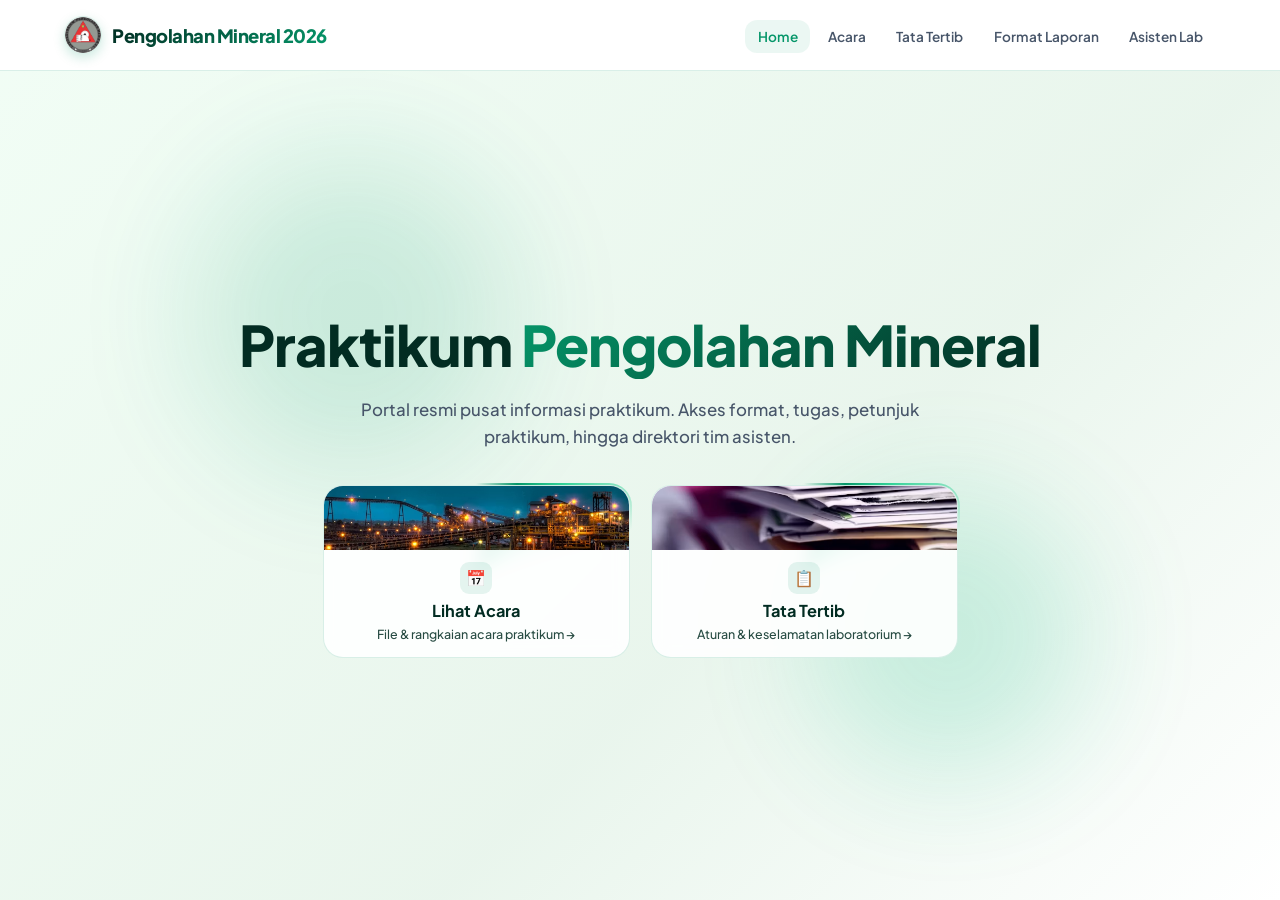
<file: index.html>
<!DOCTYPE html>
<html lang="id">
<head>
  <meta charset="UTF-8">
  <meta name="viewport" content="width=device-width, initial-scale=1.0">
  <link rel="icon" type="png" href="logo.png">
  <title>LAB PM 2026</title>

  <!-- Google Fonts: Plus Jakarta Sans -->
  <link rel="preconnect" href="https://fonts.googleapis.com">
  <link rel="preconnect" href="https://fonts.gstatic.com" crossorigin>
  <link href="https://fonts.googleapis.com/css2?family=Plus+Jakarta+Sans:wght@300;400;500;600;700;800&display=swap" rel="stylesheet">

  <!-- CSS terpisah: common.css (nav & dasar, seragam di semua halaman) + index.css (khusus halaman ini) -->
  <link rel="stylesheet" href="css/common.css">
  <link rel="stylesheet" href="css/index.css">
</head>
<body>

  <div class="app-container">
    <!-- NAVBAR (markup seragam di semua halaman) -->
    <header class="top-header">
      <div class="nav-container">
        <a href="index.html" class="brand">
          <div class="brand-logo"><img src="logo.png" alt="Logo Laboratorium Pengolahan Mineral"></div>
          <span>Pengolahan Mineral 2026</span>
        </a>

        <button class="nav-toggle" id="navToggle" aria-label="Buka menu navigasi">
          <span></span><span></span><span></span>
        </button>

        <nav id="mainNav">
          <ul>
            <li><a href="index.html" class="active">Home</a></li>
            <li><a href="acara.html">Acara</a></li>
            <li><a href="tata_tertib.html">Tata Tertib</a></li>
            <!-- <li><a href="refrensi.html">Referensi</a></li> -->
            <li><a href="format_laporan.html">Format Laporan</a></li>
            <li><a href="asiste_lab.html">Asisten Lab</a></li>
          </ul>
        </nav>
      </div>
    </header>

    <!-- HERO SECTION FIT LAYAR -->
    <main class="hero-section">
      <!-- Orbs Animasi Bergerak di Background -->
      <div class="animated-orb orb-1"></div>
      <div class="animated-orb orb-2"></div>

      <div class="hero-container">

        <h1 class="hero-title">
          Praktikum <span>Pengolahan Mineral</span>
        </h1>

        <p class="hero-desc">
          Portal resmi pusat informasi praktikum. Akses format, tugas, petunjuk praktikum, hingga direktori tim asisten.
        </p>

        <div class="hero-actions">
          <div class="action-card-glow">
            <a href="acara.html" class="action-card action-card-secondary">
              <div class="action-card-media">
                <img src="image/CardAcara.svg" alt="" loading="lazy">
              </div>
              <div class="action-card-content">
                <span class="action-card-icon">📅</span>
                <span class="action-card-body">
                  <span class="action-card-title">Lihat Acara</span>
                  <span class="action-card-desc">File & rangkaian acara praktikum  →</span>
                </span>
              </div>
            </a>
          </div>
          <div class="action-card-glow">
            <a href="tata_tertib.html" class="action-card action-card-secondary">
              <div class="action-card-media">
                <img src="image/CardTatip.svg" alt="" loading="lazy">
              </div>
              <div class="action-card-content">
                <span class="action-card-icon">📋</span>
                <span class="action-card-body">
                  <span class="action-card-title">Tata Tertib</span>
                  <span class="action-card-desc">Aturan & keselamatan laboratorium  →</span>
                </span>
              </div>
            </a>
          </div>
        </div>
      </div>
    </main>
  </div>

  <script src="js/common.js"></script>
</body>
</html>
</file>
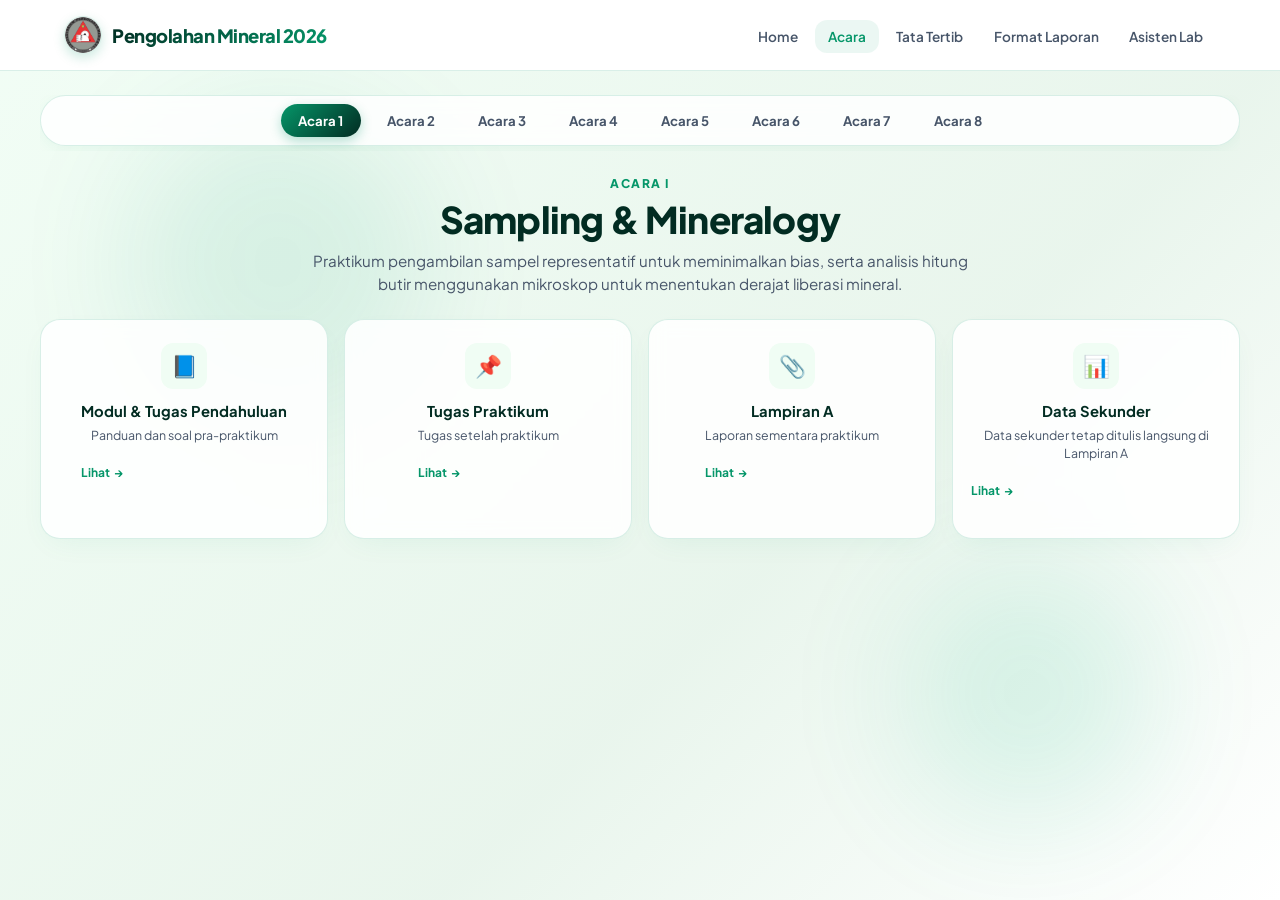
<file: acara.html>
<!DOCTYPE html>
<html lang="id">
<head>
  <meta charset="UTF-8" />
  <meta name="viewport" content="width=device-width, initial-scale=1.0" />
  <link rel="icon" type="png" href="logo.png" />
  <title>LAB PM 2026</title>

  <!-- Google Fonts: Plus Jakarta Sans -->
  <link rel="preconnect" href="https://fonts.googleapis.com" />
  <link rel="preconnect" href="https://fonts.gstatic.com" crossorigin />
  <link href="https://fonts.googleapis.com/css2?family=Plus+Jakarta+Sans:wght@300;400;500;600;700;800&display=swap" rel="stylesheet" />

  <!-- CSS -->
  <link rel="stylesheet" href="css/common.css" />
  <link rel="stylesheet" href="css/acara.css" />
</head>
<body>

  <div class="app-container">
    <!-- NAVBAR -->
    <header class="top-header">
      <div class="nav-container">
        <a href="index.html" class="brand">
          <div class="brand-logo"><img src="logo.png" alt="Logo Laboratorium Pengolahan Mineral" /></div>
          <span>Pengolahan Mineral 2026</span>
        </a>

        <button class="nav-toggle" id="navToggle" aria-label="Buka menu navigasi">
          <span></span><span></span><span></span>
        </button>

        <nav id="mainNav">
          <ul>
            <li><a href="index.html">Home</a></li>
            <li><a href="acara.html" class="active">Acara</a></li>
            <li><a href="tata_tertib.html">Tata Tertib</a></li>
            <!-- <li><a href="refrensi.html">Referensi</a></li> -->
            <li><a href="format_laporan.html">Format Laporan</a></li>
            <li><a href="asiste_lab.html">Asisten Lab</a></li>
          </ul>
        </nav>
      </div>
    </header>

    <!-- MAIN CONTENT -->
    <main class="main-content">
      <div class="animated-orb orb-1"></div>
      <div class="animated-orb orb-2"></div>

      <div class="content-wrapper">

        <!-- SELECTOR TOMBOL ACARA 1–8 (DESKTOP/TABLET) -->
        <div class="acara-selector-container">
          <div class="acara-selector">
            <button class="btn-acara active" onclick="switchAcara(1)">Acara 1</button>
            <button class="btn-acara" onclick="switchAcara(2)">Acara 2</button>
            <button class="btn-acara" onclick="switchAcara(3)">Acara 3</button>
            <button class="btn-acara" onclick="switchAcara(4)">Acara 4</button>
            <button class="btn-acara" onclick="switchAcara(5)">Acara 5</button>
            <button class="btn-acara" onclick="switchAcara(6)">Acara 6</button>
            <button class="btn-acara" onclick="switchAcara(7)">Acara 7</button>
            <button class="btn-acara" onclick="switchAcara(8)">Acara 8</button>
          </div>
        </div>

        <!-- DROPDOWN "PILIH ACARA" (HANDPHONE) -->
        <div class="acara-select-mobile">
          <label class="acara-select-label" for="acaraSelect">
            <span class="acara-select-icon">📋</span> Pilih Acara
          </label>
          <div class="acara-select-wrapper">
            <select id="acaraSelect" class="acara-select" onchange="switchAcara(parseInt(this.value))">
              <option value="1">Acara I — Sampling &amp; Mineralogy</option>
              <option value="2">Acara II — Crushing & Grinding</option>
              <option value="3">Acara III — Particle Size Distribution</option>
              <option value="4">Acara IV — Magnetic Separation</option>
              <option value="5">Acara V — Gravity Concentration</option>
              <option value="6">Acara VI — Flotation</option>
              <option value="7">Acara VII — Dewatering</option>
              <option value="8">Acara VIII — Case Study</option>
            </select>
            <span class="acara-select-arrow">▾</span>
          </div>
        </div>

        <!-- HEADER ACARA TERPILIH -->
        <div class="acara-header-box" id="acara-header">
          <div class="acara-tag" id="display-tag">ACARA I</div>
          <h1 class="acara-title" id="display-title">Sampling &amp; Mineralogy</h1>
          <p class="acara-desc" id="display-desc">
            Praktikum pengambilan sampel representatif untuk meminimalkan bias, serta analisis hitung butir menggunakan mikroskop untuk menentukan derajat liberasi mineral.
          </p>
        </div>

        <!-- 4 KARTU DINAMIS (card ke-4 hanya tampil untuk Acara 1) -->
        <div class="cards-grid" id="cards-container">

          <!-- Card 1: Modul & Tugas Pendahuluan -->
          <a href="#" class="card-modul" id="card-modul-tp" target="_blank" rel="noopener noreferrer">
            <div class="card-icon">📘</div>
            <div class="card-content-mobile">
              <div class="card-title" id="title-modul-tp">Modul &amp; Tugas Pendahuluan</div>
              <div class="card-sub" id="sub-modul-tp">Panduan dan soal pra-praktikum</div>
              <div class="card-btn" id="btn-modul-tp">Lihat <span>→</span></div>
            </div>
          </a>

          <!-- Card 2: Tugas Praktikum -->
          <a href="#" class="card-modul" id="card-tugas" target="_blank" rel="noopener noreferrer">
            <div class="card-icon">📌</div>
            <div class="card-content-mobile">
              <div class="card-title" id="title-tugas">Tugas Praktikum</div>
              <div class="card-sub" id="sub-tugas">Tugas setelah praktikum</div>
              <div class="card-btn" id="btn-tugas">Lihat <span>→</span></div>
            </div>
          </a>

          <!-- Card 3: Lampiran A -->
          <a href="#" class="card-modul" id="card-lampiran" target="_blank" rel="noopener noreferrer">
            <div class="card-icon">📎</div>
            <div class="card-content-mobile">
              <div class="card-title" id="title-lampiran">Lampiran A</div>
              <div class="card-sub" id="sub-lampiran">Laporan sementara praktikum</div>
              <div class="card-btn" id="btn-lampiran">Lihat <span>→</span></div>
            </div>
          </a>

          <!-- Card 4: Data Sekunder (khusus Acara 1) - CATATAN DIHAPUS -->
          <a href="#" class="card-modul card-data-sekunder" id="card-data-sekunder" target="_blank" rel="noopener noreferrer">
            <div class="card-icon">📊</div>
            <div class="card-content-mobile">
              <div class="card-title" id="title-data-sekunder">Data Sekunder</div>
              <div class="card-sub" id="sub-data-sekunder">Data sekunder tetap ditulis langsung di Lampiran A</div>
              <!-- Catatan telah dihapus -->
              <div class="card-btn" id="btn-data-sekunder">Lihat <span>→</span></div>
            </div>
          </a>

        </div>

      </div>
    </main>
  </div>

  <script src="js/common.js"></script>
  <script src="js/acara.js"></script>
</body>
</html>
</file>
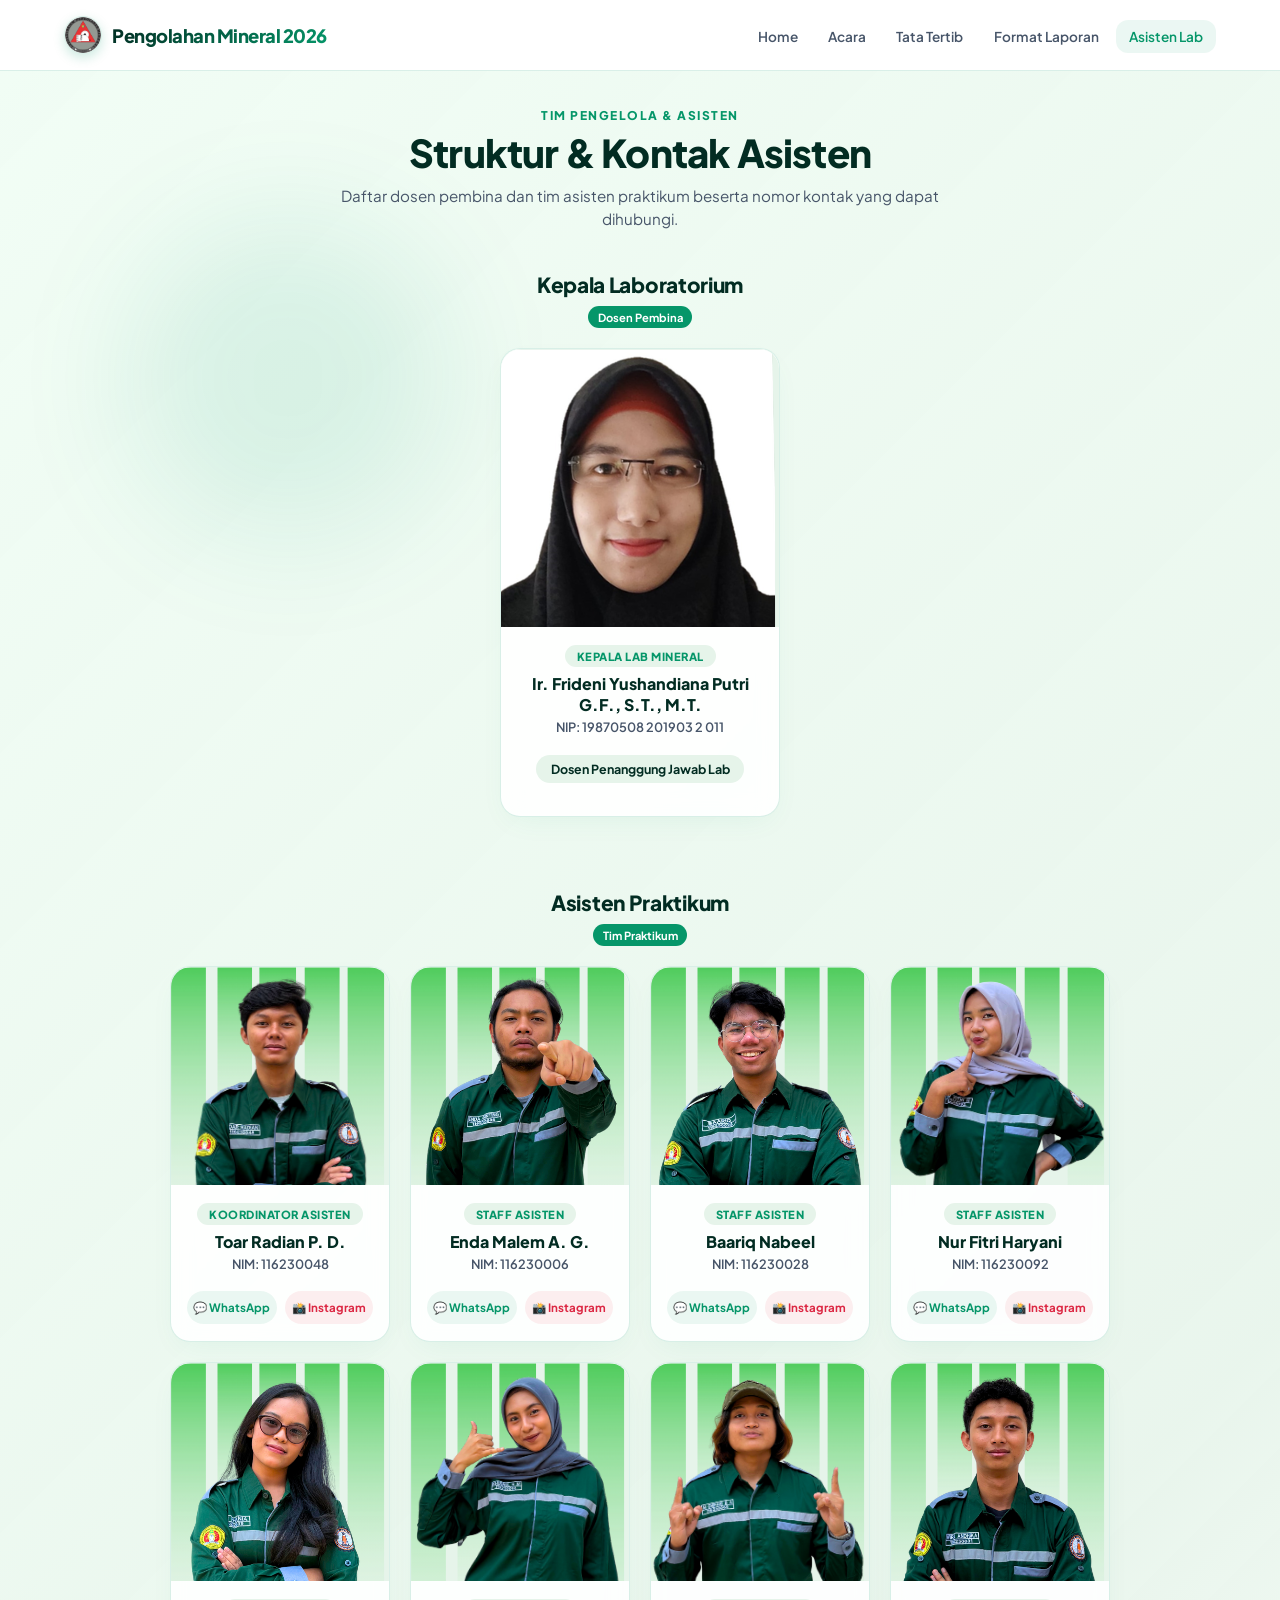
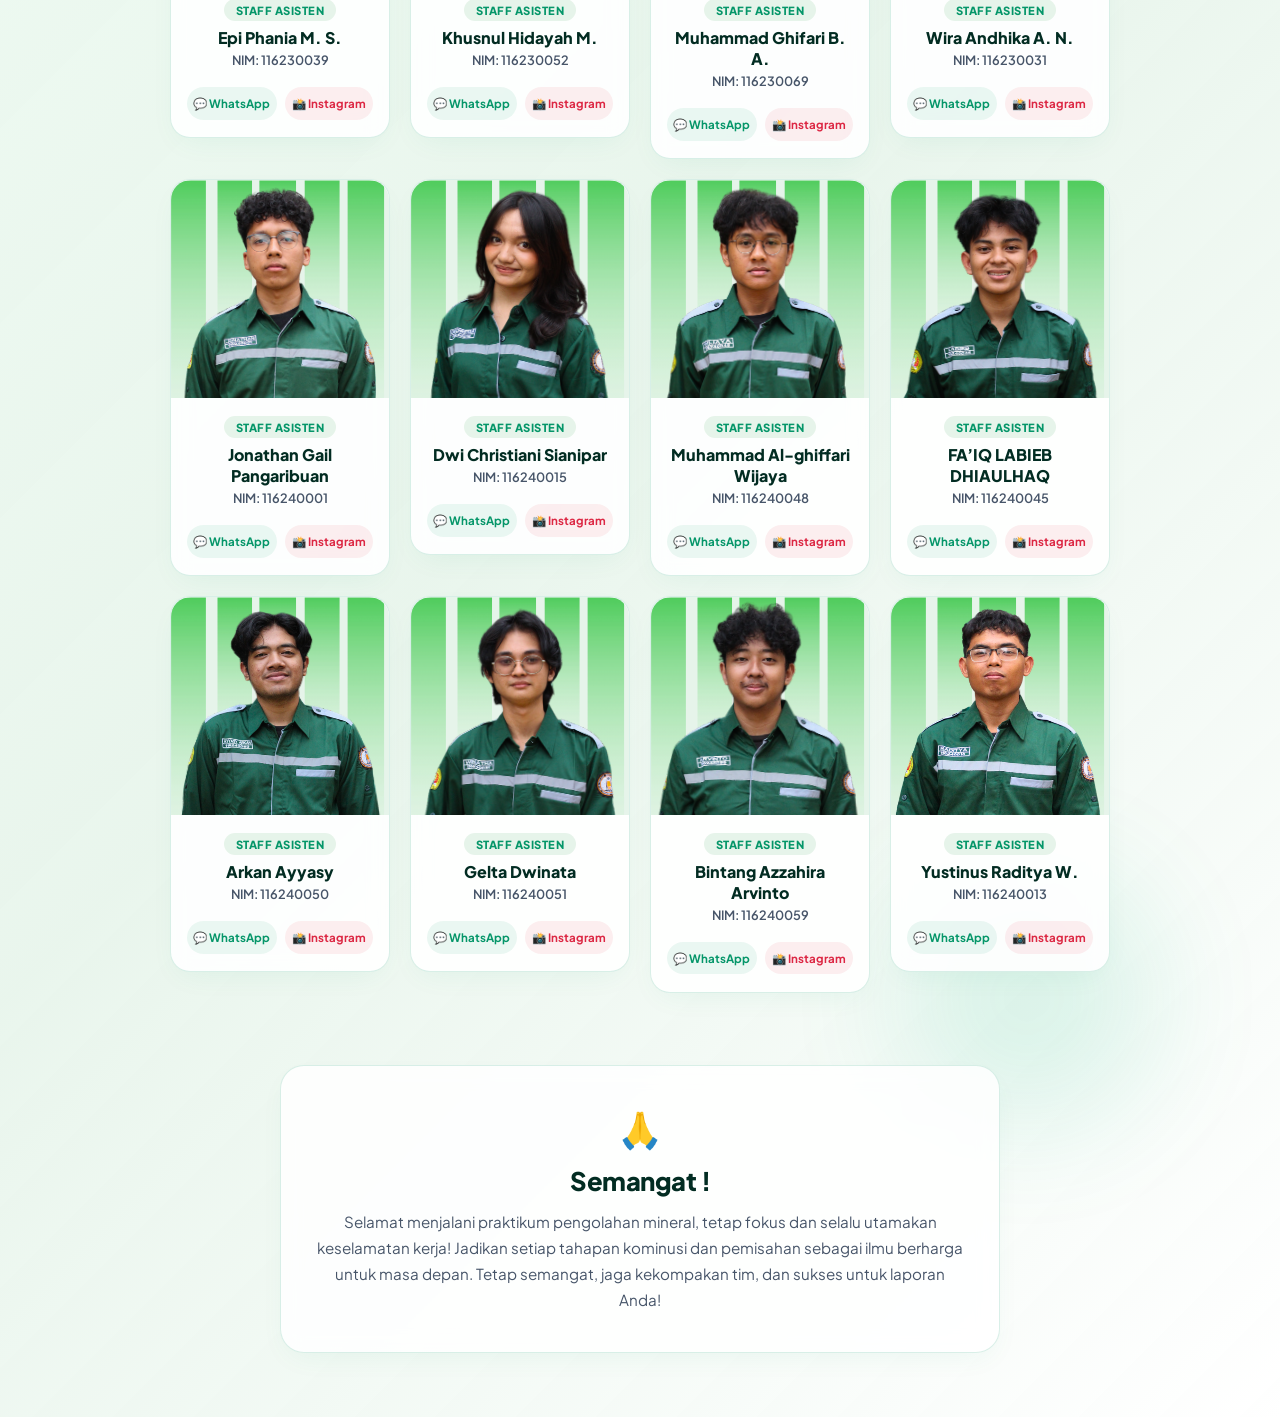
<file: asiste_lab.html>
<!DOCTYPE html>
<html lang="id">
<head>
  <meta charset="UTF-8">
  <meta name="viewport" content="width=device-width, initial-scale=1.0">
  <link rel="icon" type="png" href="logo.png">
  <title>LAB PM 2026</title>

  <!-- Google Fonts: Plus Jakarta Sans -->
  <link rel="preconnect" href="https://fonts.googleapis.com">
  <link rel="preconnect" href="https://fonts.gstatic.com" crossorigin>
  <link href="https://fonts.googleapis.com/css2?family=Plus+Jakarta+Sans:wght@300;400;500;600;700;800&display=swap" rel="stylesheet">

  <!-- CSS terpisah: common.css (nav & dasar, seragam di semua halaman) + asiste_lab.css (khusus halaman ini) -->
  <link rel="stylesheet" href="css/common.css">
  <link rel="stylesheet" href="css/asiste_lab.css">
</head>
<body>

  <div class="app-container">
    <!-- NAVBAR (markup seragam di semua halaman) -->
    <header class="top-header">
      <div class="nav-container">
        <a href="index.html" class="brand">
          <div class="brand-logo"><img src="logo.png" alt="Logo Laboratorium Pengolahan Mineral"></div>
          <span>Pengolahan Mineral 2026</span>
        </a>

        <button class="nav-toggle" id="navToggle" aria-label="Buka menu navigasi">
          <span></span><span></span><span></span>
        </button>

        <nav id="mainNav">
          <ul>
            <li><a href="index.html">Home</a></li>
            <li><a href="acara.html">Acara</a></li>
            <li><a href="tata_tertib.html">Tata Tertib</a></li>
            <!-- <li><a href="refrensi.html">Referensi</a></li> -->
            <li><a href="format_laporan.html">Format Laporan</a></li>
            <li><a href="asiste_lab.html" class="active">Asisten Lab</a></li>
          </ul>
        </nav>
      </div>
    </header>

    <!-- MAIN CONTENT -->
    <main class="main-content">
      <div class="animated-orb orb-1"></div>
      <div class="animated-orb orb-2"></div>

      <div class="content-wrapper">

        <!-- HEADER PAGE -->
        <div class="page-header">
          <div class="page-tag">TIM PENGELOLA & ASISTEN</div>
          <h1 class="page-title">Struktur & Kontak Asisten</h1>
          <p class="page-desc">
            Daftar dosen pembina dan tim asisten praktikum beserta nomor kontak yang dapat dihubungi.
          </p>
        </div>

        <!-- SECTION 1: DOSEN KEPALA LABORATORIUM -->
        <section>
          <div class="section-header">
            <h2 class="section-title">Kepala Laboratorium</h2>
            <span class="section-badge">Dosen Pembina</span>
          </div>

          <div class="people-grid head-grid">
            <div class="person-card">
              <div class="person-photo-wrapper">
                <img src="image/Kepala Lab/BuRiri.svg" alt="Foto Kepala Lab" class="person-photo">
              </div>
              <div class="person-body">
                <span class="person-badge">Kepala Lab Mineral</span>
                <h3 class="person-name">Ir. Frideni Yushandiana Putri G.F., S.T., M.T.</h3>
                <p class="person-id">NIP: 19870508 201903 2 011</p>
                <span class="person-extra">Dosen Penanggung Jawab Lab</span>
              </div>
            </div>
          </div>
        </section>

        <!-- SECTION 2: ASISTEN LABORATORIUM -->
        <section>
          <div class="section-header">
            <h2 class="section-title">Asisten Praktikum</h2>
            <span class="section-badge">Tim Praktikum</span>
          </div>

          <!-- Tambah asisten baru: cukup copy-paste satu blok .person-card di dalam .people-grid ini -->
          <div class="people-grid">

            <div class="person-card">
              <div class="person-photo-wrapper">
                <img src="image/aslab/KoasToar.svg" alt="Foto Asisten" class="person-photo">
              </div>
              <div class="person-body">
                <span class="person-badge">Koordinator Asisten</span>
                <h3 class="person-name">Toar Radian P. D.</h3>
                <p class="person-id">NIM: 116230048</p>
                <div class="action-group">
                  <a href="https://wa.me/6281216794065" target="_blank" rel="noopener noreferrer" class="btn-contact btn-wa">💬 WhatsApp</a>
                  <a href="https://instagram.com/toarradian_" target="_blank" rel="noopener noreferrer" class="btn-contact btn-ig">📸 Instagram</a>
                </div>
              </div>
            </div>

            <div class="person-card">
              <div class="person-photo-wrapper">
                <img src="image/aslab/Enda.svg" alt="Foto Asisten" class="person-photo">
              </div>
              <div class="person-body">
                <span class="person-badge">Staff Asisten</span>
                <h3 class="person-name">Enda Malem A. G.</h3>
                <p class="person-id">NIM: 116230006</p>
                <div class="action-group">
                  <a href="https://wa.me/6285761013860" target="_blank" rel="noopener noreferrer" class="btn-contact btn-wa">💬 WhatsApp</a>
                  <a href="https://instagram.com/_aestetikaginting" target="_blank" rel="noopener noreferrer" class="btn-contact btn-ig">📸 Instagram</a>
                </div>
              </div>
            </div>

            <div class="person-card">
              <div class="person-photo-wrapper">
                <img src="image/aslab/Baariq.svg" alt="Foto Asisten" class="person-photo">
              </div>
              <div class="person-body">
                <span class="person-badge">Staff Asisten</span>
                <h3 class="person-name">Baariq Nabeel</h3>
                <p class="person-id">NIM: 116230028</p>
                <div class="action-group">
                  <a href="https://wa.me/628986622800" target="_blank" rel="noopener noreferrer" class="btn-contact btn-wa">💬 WhatsApp</a>
                  <a href="https://instagram.com/Baariq_Nabeel" target="_blank" rel="noopener noreferrer" class="btn-contact btn-ig">📸 Instagram</a>
                </div>
              </div>
            </div>

            <div class="person-card">
              <div class="person-photo-wrapper">
                <img src="image/aslab/Ani.svg" alt="Foto Asisten" class="person-photo">
              </div>
              <div class="person-body">
                <span class="person-badge">Staff Asisten</span>
                <h3 class="person-name">Nur Fitri Haryani</h3>
                <p class="person-id">NIM: 116230092</p>
                <div class="action-group">
                  <a href="https://wa.me/6281384107636" target="_blank" rel="noopener noreferrer" class="btn-contact btn-wa">💬 WhatsApp</a>
                  <a href="https://instagram.com/nufh___" target="_blank" rel="noopener noreferrer" class="btn-contact btn-ig">📸 Instagram</a>
                </div>
              </div>
            </div>

            <div class="person-card">
              <div class="person-photo-wrapper">
                <img src="image/aslab/Epi.svg" alt="Foto Asisten" class="person-photo">
              </div>
              <div class="person-body">
                <span class="person-badge">Staff Asisten</span>
                <h3 class="person-name">Epi Phania M. S.</h3>
                <p class="person-id">NIM: 116230039</p>
                <div class="action-group">
                  <a href="https://wa.me/6289528382572" target="_blank" rel="noopener noreferrer" class="btn-contact btn-wa">💬 WhatsApp</a>
                  <a href="https://instagram.com/Epistgg_" target="_blank" rel="noopener noreferrer" class="btn-contact btn-ig">📸 Instagram</a>
                </div>
              </div>
            </div>

            <div class="person-card">
              <div class="person-photo-wrapper">
                <img src="image/aslab/Ida.svg" alt="Foto Asisten" class="person-photo">
              </div>
              <div class="person-body">
                <span class="person-badge">Staff Asisten</span>
                <h3 class="person-name">Khusnul Hidayah M.</h3>
                <p class="person-id">NIM: 116230052</p>
                <div class="action-group">
                  <a href="https://wa.me/6281215796496" target="_blank" rel="noopener noreferrer" class="btn-contact btn-wa">💬 WhatsApp</a>
                  <a href="https://instagram.com/khsnlhmm" target="_blank" rel="noopener noreferrer" class="btn-contact btn-ig">📸 Instagram</a>
                </div>
              </div>
            </div>

            <div class="person-card">
              <div class="person-photo-wrapper">
                <img src="image/aslab/Gipe.svg" alt="Foto Asisten" class="person-photo">
              </div>
              <div class="person-body">
                <span class="person-badge">Staff Asisten</span>
                <h3 class="person-name">Muhammad Ghifari B. A.</h3>
                <p class="person-id">NIM: 116230069</p>
                <div class="action-group">
                  <a href="https://wa.me/6281584823468" target="_blank" rel="noopener noreferrer" class="btn-contact btn-wa">💬 WhatsApp</a>
                  <a href="https://instagram.com/mghifadzikri" target="_blank" rel="noopener noreferrer" class="btn-contact btn-ig">📸 Instagram</a>
                </div>
              </div>
            </div>

            <div class="person-card">
              <div class="person-photo-wrapper">
                <img src="image/aslab/Wira.svg" alt="Foto Asisten" class="person-photo">
              </div>
              <div class="person-body">
                <span class="person-badge">Staff Asisten</span>
                <h3 class="person-name">Wira Andhika A. N.</h3>
                <p class="person-id">NIM: 116230031</p>
                <div class="action-group">
                  <a href="https://wa.me/6285263609907" target="_blank" rel="noopener noreferrer" class="btn-contact btn-wa">💬 WhatsApp</a>
                  <a href="https://instagram.com/wiraandhika.an" target="_blank" rel="noopener noreferrer" class="btn-contact btn-ig">📸 Instagram</a>
                </div>
              </div>
            </div>


            <div class="person-card">
              <div class="person-photo-wrapper">
                <img src="image/aslab/Jopang.svg" alt="Foto Asisten" class="person-photo">
              </div>
              <div class="person-body">
                <span class="person-badge">Staff Asisten</span>
                <h3 class="person-name">Jonathan Gail Pangaribuan</h3>
                <p class="person-id">NIM: 116240001</p>
                <div class="action-group">
                  <a href="https://wa.me/6281262255060" target="_blank" rel="noopener noreferrer" class="btn-contact btn-wa">💬 WhatsApp</a>
                  <a href="https://instagram.com/jonathan.gail" target="_blank" rel="noopener noreferrer" class="btn-contact btn-ig">📸 Instagram</a>
                </div>
              </div>
            </div>

            <div class="person-card">
              <div class="person-photo-wrapper">
                <img src="image/aslab/Dwi.svg" alt="Foto Asisten" class="person-photo">
              </div>
              <div class="person-body">
                <span class="person-badge">Staff Asisten</span>
                <h3 class="person-name">Dwi Christiani Sianipar</h3>
                <p class="person-id">NIM: 116240015</p>
                <div class="action-group">
                  <a href="https://wa.me/6282289903316" target="_blank" rel="noopener noreferrer" class="btn-contact btn-wa">💬 WhatsApp</a>
                  <a href="https://instagram.com/dwis.chrs" target="_blank" rel="noopener noreferrer" class="btn-contact btn-ig">📸 Instagram</a>
                </div>
              </div>
            </div>

            <div class="person-card">
              <div class="person-photo-wrapper">
                <img src="image/aslab/Ghifari.svg" alt="Foto Asisten" class="person-photo">
              </div>
              <div class="person-body">
                <span class="person-badge">Staff Asisten</span>
                <h3 class="person-name">Muhammad Al-ghiffari Wijaya</h3>
                <p class="person-id">NIM: 116240048</p>
                <div class="action-group">
                  <a href="https://wa.me/6281286231286" target="_blank" rel="noopener noreferrer" class="btn-contact btn-wa">💬 WhatsApp</a>
                  <a href="https://instagram.com/malghiffariw" target="_blank" rel="noopener noreferrer" class="btn-contact btn-ig">📸 Instagram</a>
                </div>
              </div>
            </div>

            <div class="person-card">
              <div class="person-photo-wrapper">
                <img src="image/aslab/Faiq.svg" alt="Foto Asisten" class="person-photo">
              </div>
              <div class="person-body">
                <span class="person-badge">Staff Asisten</span>
                <h3 class="person-name">FA’IQ LABIEB DHIAULHAQ</h3>
                <p class="person-id">NIM: 116240045</p>
                <div class="action-group">
                  <a href="https://wa.me/6282137061997" target="_blank" rel="noopener noreferrer" class="btn-contact btn-wa">💬 WhatsApp</a>
                  <a href="https://instagram.com/faiqqld" target="_blank" rel="noopener noreferrer" class="btn-contact btn-ig">📸 Instagram</a>
                </div>
              </div>
            </div>

            <div class="person-card">
              <div class="person-photo-wrapper">
                <img src="image/aslab/Arkan.svg" alt="Foto Asisten" class="person-photo">
              </div>
              <div class="person-body">
                <span class="person-badge">Staff Asisten</span>
                <h3 class="person-name">Arkan Ayyasy</h3>
                <p class="person-id">NIM: 116240050</p>
                <div class="action-group">
                  <a href="https://wa.me/6287700044348" target="_blank" rel="noopener noreferrer" class="btn-contact btn-wa">💬 WhatsApp</a>
                  <a href="https://instagram.com/arkan.ayyasy" target="_blank" rel="noopener noreferrer" class="btn-contact btn-ig">📸 Instagram</a>
                </div>
              </div>
            </div>

            <div class="person-card">
              <div class="person-photo-wrapper">
                <img src="image/aslab/Gelta.svg" alt="Foto Asisten" class="person-photo">
              </div>
              <div class="person-body">
                <span class="person-badge">Staff Asisten</span>
                <h3 class="person-name">Gelta Dwinata</h3>
                <p class="person-id">NIM: 116240051</p>
                <div class="action-group">
                  <a href="https://wa.me/6285758295057" target="_blank" rel="noopener noreferrer" class="btn-contact btn-wa">💬 WhatsApp</a>
                  <a href="https://instagram.com/geltwnt" target="_blank" rel="noopener noreferrer" class="btn-contact btn-ig">📸 Instagram</a>
                </div>
              </div>
            </div>

            <div class="person-card">
              <div class="person-photo-wrapper">
                <img src="image/aslab/Abin.svg" alt="Foto Asisten" class="person-photo">
              </div>
              <div class="person-body">
                <span class="person-badge">Staff Asisten</span>
                <h3 class="person-name">Bintang Azzahira Arvinto</h3>
                <p class="person-id">NIM: 116240059</p>
                <div class="action-group">
                  <a href="https://wa.me/6288809848796" target="_blank" rel="noopener noreferrer" class="btn-contact btn-wa">💬 WhatsApp</a>
                  <a href="https://instagram.com/bintangrvi" target="_blank" rel="noopener noreferrer" class="btn-contact btn-ig">📸 Instagram</a>
                </div>
              </div>
            </div>

            <div class="person-card">
              <div class="person-photo-wrapper">
                <img src="image/aslab/Radit.svg" alt="Foto Asisten" class="person-photo">
              </div>
              <div class="person-body">
                <span class="person-badge">Staff Asisten</span>
                <h3 class="person-name">Yustinus Raditya W.</h3>
                <p class="person-id">NIM: 116240013</p>
                <div class="action-group">
                  <a href="https://wa.me/62895620490194" target="_blank" rel="noopener noreferrer" class="btn-contact btn-wa">💬 WhatsApp</a>
                  <a href="https://instagram.com/yah_radit" target="_blank" rel="noopener noreferrer" class="btn-contact btn-ig">📸 Instagram</a>
                </div>
              </div>
            </div>
          </div>
        </section>

        <!-- SECTION 3: UCAPAN TERIMA KASIH -->
        <section>
          <div class="thanks-card">
            <span class="thanks-icon">🙏</span>
            <h2 class="thanks-title">Semangat !</h2>
            <p class="thanks-text">
               Selamat menjalani praktikum pengolahan mineral, tetap fokus dan selalu utamakan keselamatan kerja! Jadikan setiap tahapan kominusi dan pemisahan sebagai ilmu berharga untuk masa depan. Tetap semangat, jaga kekompakan tim, dan sukses untuk laporan Anda!
            </p>
          </div>
        </section>

      </div>
    </main>
  </div>

  <script src="js/common.js"></script>
</body>
</html>
</file>
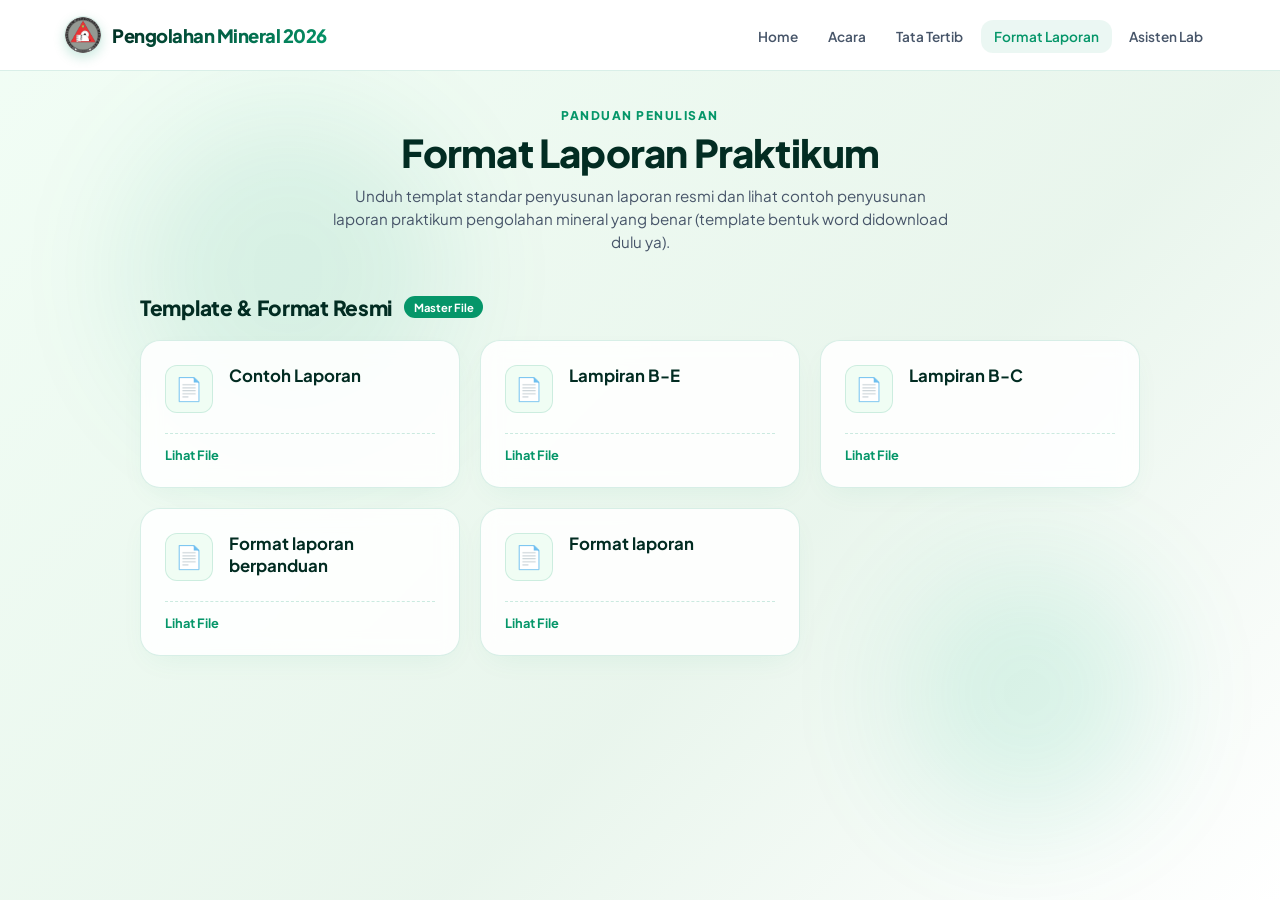
<file: format_laporan.html>
<!DOCTYPE html>
<html lang="id">
<head>
  <meta charset="UTF-8">
  <meta name="viewport" content="width=device-width, initial-scale=1.0">
  <link rel="icon" type="png" href="logo.png">
  <title>LAB PM 2026</title>

  <!-- Google Fonts: Plus Jakarta Sans -->
  <link rel="preconnect" href="https://fonts.googleapis.com">
  <link rel="preconnect" href="https://fonts.gstatic.com" crossorigin>
  <link href="https://fonts.googleapis.com/css2?family=Plus+Jakarta+Sans:wght@300;400;500;600;700;800&display=swap" rel="stylesheet">

  <!-- CSS terpisah: common.css (nav & dasar, seragam di semua halaman) + format_laporan.css (khusus halaman ini) -->
  <link rel="stylesheet" href="css/common.css">
  <link rel="stylesheet" href="css/format_laporan.css">
</head>
<body>

  <div class="app-container">
    <!-- NAVBAR (markup seragam di semua halaman) -->
    <header class="top-header">
      <div class="nav-container">
        <a href="index.html" class="brand">
          <div class="brand-logo"><img src="logo.png" alt="Logo Laboratorium Pengolahan Mineral"></div>
          <span>Pengolahan Mineral 2026</span>
        </a>

        <button class="nav-toggle" id="navToggle" aria-label="Buka menu navigasi">
          <span></span><span></span><span></span>
        </button>

        <nav id="mainNav">
          <ul>
            <li><a href="index.html">Home</a></li>
            <li><a href="acara.html">Acara</a></li>
            <li><a href="tata_tertib.html">Tata Tertib</a></li>
            <!-- <li><a href="refrensi.html">Referensi</a></li> -->
            <li><a href="format_laporan.html" class="active">Format Laporan</a></li>
            <li><a href="asiste_lab.html">Asisten Lab</a></li>
          </ul>
        </nav>
      </div>
    </header>

    <!-- MAIN CONTENT -->
    <main class="main-content">
      <div class="animated-orb orb-1"></div>
      <div class="animated-orb orb-2"></div>

      <div class="content-wrapper">

        <!-- HEADER PAGE -->
        <div class="page-header">
          <div class="page-tag">PANDUAN PENULISAN</div>
          <h1 class="page-title">Format Laporan Praktikum</h1>
          <p class="page-desc">
            Unduh templat standar penyusunan laporan resmi dan lihat contoh penyusunan laporan praktikum pengolahan mineral yang benar (template bentuk word didownload dulu ya).
          </p>
        </div>

        <!-- SECTION 1: TEMPLATE FORMAT LAPORAN -->
        <section>
          <div class="section-header">
            <h2 class="section-title">Template & Format Resmi</h2>
            <span class="section-badge">Master File</span>
          </div>

          <div class="cards-grid">

            <!-- Card 1: Format Laporan Utama -->
            <a href="https://drive.google.com/file/d/1-OxnDpwMZq60zxKVgDKjo96BGs79778B/view?usp=sharing" target="_blank" class="card-format">
              <div class="card-body">
                <div class="card-icon">📄</div>
                <div class="card-info">
                  <h3 class="card-title">Contoh Laporan</h3>
                </div>
              </div>
              <div class="card-footer">
                <span class="btn-action">Lihat File</span>
              </div>
            </a>

            <!-- Card 2: Format Laporan utama -->
             <a href="https://docs.google.com/document/d/16ciJi8So4YpGr1i_6U3gL9y4Y2OUV7Jh/edit?usp=sharing&ouid=113681177115110815243&rtpof=true&sd=true" target="_blank" class="card-format">
              <div class="card-body">
                <div class="card-icon">📄</div>
                <div class="card-info">
                  <h3 class="card-title">Lampiran B-E</h3>
                </div>
              </div>
              <div class="card-footer">
                <span class="btn-action">Lihat File</span>
              </div>
            </a>

            <a href="https://docs.google.com/document/d/1EZDIlEG1cWn-CCfB4ERb4c0bKXNSRj_7/edit?usp=sharing&ouid=113681177115110815243&rtpof=true&sd=true" target="_blank" class="card-format">
              <div class="card-body">
                <div class="card-icon">📄</div>
                <div class="card-info">
                  <h3 class="card-title">Lampiran B-C</h3>
                </div>
              </div>
              <div class="card-footer">
                <span class="btn-action">Lihat File</span>
              </div>
            </a>

            <a href="https://docs.google.com/document/d/1C6z6S55Tz9yJmr4_zo5F99EwIWOtfL9Z/edit?usp=sharing&ouid=113681177115110815243&rtpof=true&sd=true" target="_blank" class="card-format">
              <div class="card-body">
                <div class="card-icon">📄</div>
                <div class="card-info">
                  <h3 class="card-title">Format laporan berpanduan</h3>
                </div>
              </div>
              <div class="card-footer">
                <span class="btn-action">Lihat File</span>
              </div>
            </a>

            
            <a href="https://docs.google.com/document/d/1_07iDVSA5txdgqzsNHkjKJPCP6b_xSXe/edit?usp=sharing&ouid=113681177115110815243&rtpof=true&sd=true" target="_blank" class="card-format">
              <div class="card-body">
                <div class="card-icon">📄</div>
                <div class="card-info">
                  <h3 class="card-title">Format laporan</h3>
                </div>
              </div>
              <div class="card-footer">
                <span class="btn-action">Lihat File</span>
              </div>
            </a>

            

          </div>
        </section>
      </div>
    </main>
  </div>

  <script src="js/common.js"></script>
</body>
</html>
</file>
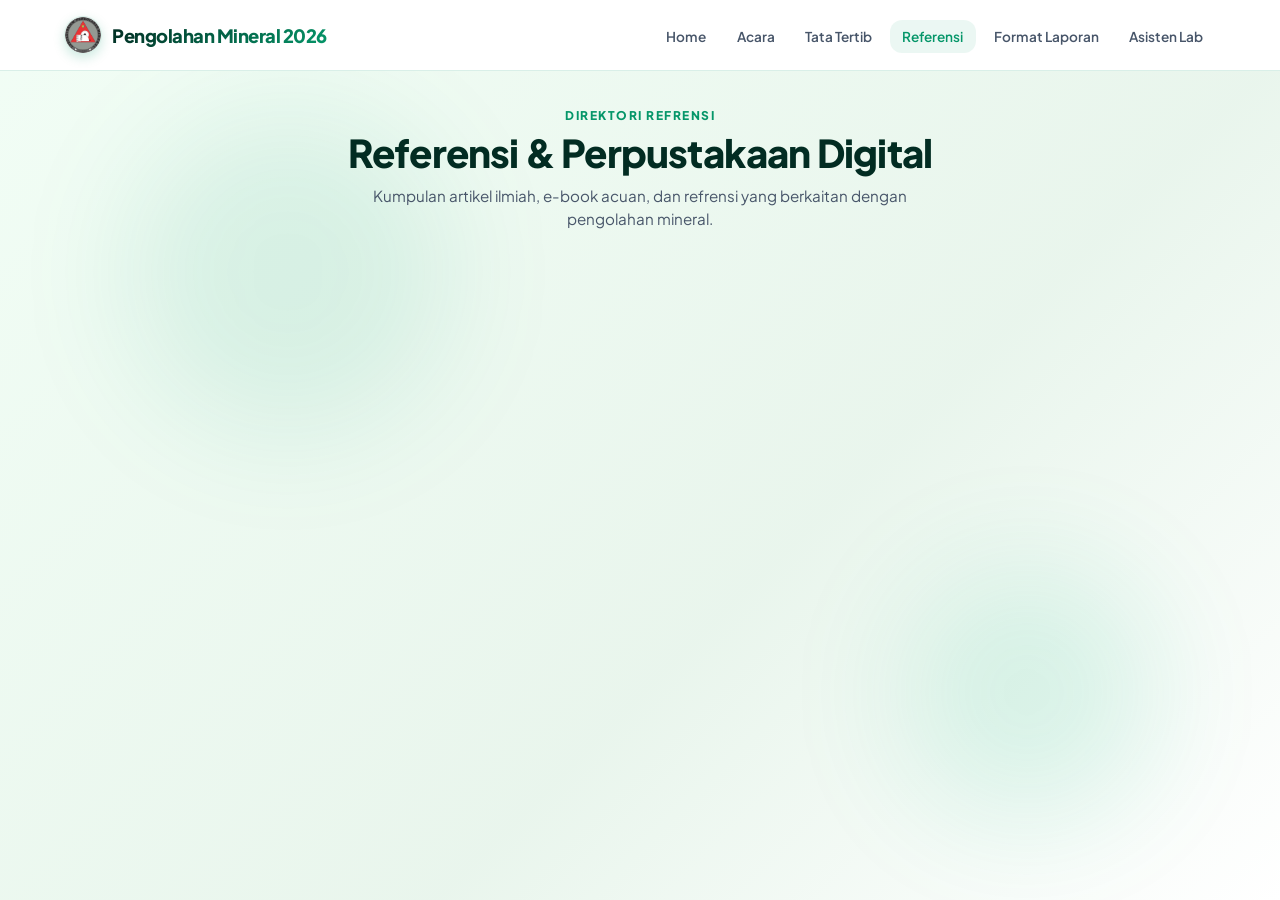
<file: refrensi.html>
<!DOCTYPE html>
<html lang="id">
<head>
  <meta charset="UTF-8">
  <meta name="viewport" content="width=device-width, initial-scale=1.0">
  <link rel="icon" type="png" href="logo.png">
  <title>LAB PM 2026</title>

  <!-- Google Fonts: Plus Jakarta Sans -->
  <link rel="preconnect" href="https://fonts.googleapis.com">
  <link rel="preconnect" href="https://fonts.gstatic.com" crossorigin>
  <link href="https://fonts.googleapis.com/css2?family=Plus+Jakarta+Sans:wght@300;400;500;600;700;800&display=swap" rel="stylesheet">

  <!-- CSS terpisah: common.css (nav & dasar, seragam di semua halaman) + refrensi.css (khusus halaman ini) -->
  <link rel="stylesheet" href="css/common.css">
  <link rel="stylesheet" href="css/refrensi.css">
</head>
<body>

  <div class="app-container">
    <!-- NAVBAR (markup seragam di semua halaman) -->
    <header class="top-header">
      <div class="nav-container">
        <a href="index.html" class="brand">
          <div class="brand-logo"><img src="logo.png" alt="Logo Laboratorium Pengolahan Mineral"></div>
          <span>Pengolahan Mineral 2026</span>
        </a>

        <button class="nav-toggle" id="navToggle" aria-label="Buka menu navigasi">
          <span></span><span></span><span></span>
        </button>

        <nav id="mainNav">
          <ul>
            <li><a href="index.html">Home</a></li>
            <li><a href="acara.html">Acara</a></li>
            <li><a href="tata_tertib.html">Tata Tertib</a></li>
            <li><a href="refrensi.html" class="active">Referensi</a></li>
            <li><a href="format_laporan.html">Format Laporan</a></li>
            <li><a href="asiste_lab.html">Asisten Lab</a></li>
          </ul>
        </nav>
      </div>
    </header>

    <!-- MAIN CONTENT -->
    <main class="main-content">
      <div class="animated-orb orb-1"></div>
      <div class="animated-orb orb-2"></div>

      <div class="content-wrapper">

        <!-- HEADER PAGE -->
        <div class="page-header">
          <div class="page-tag">DIREKTORI REFRENSI</div>
          <h1 class="page-title">Referensi & Perpustakaan Digital</h1>
          <p class="page-desc">
            Kumpulan artikel ilmiah, e-book acuan, dan refrensi yang berkaitan dengan pengolahan mineral.
          </p>
        </div>

        <!-- LIST CARD PANJANG MEMANJANG -->
        <!-- <div class="reference-list">

          Card Panjang 1
          <a href="https://link-artikel-jurnal-1.com" target="_blank" rel="noopener noreferrer" class="card-ref-long">
            <div class="ref-main-info">
              <div class="ref-icon">📚</div>
              <div class="ref-text">
                <div class="ref-title">Wills' Mineral Processing Technology (8th Edition)</div>
              </div>
            </div>
            <div class="ref-action">
              Buka ↗
            </div>
          </a>

          

        </div> -->

      </div>
    </main>
  </div>

  <script src="js/common.js"></script>
</body>
</html>
</file>
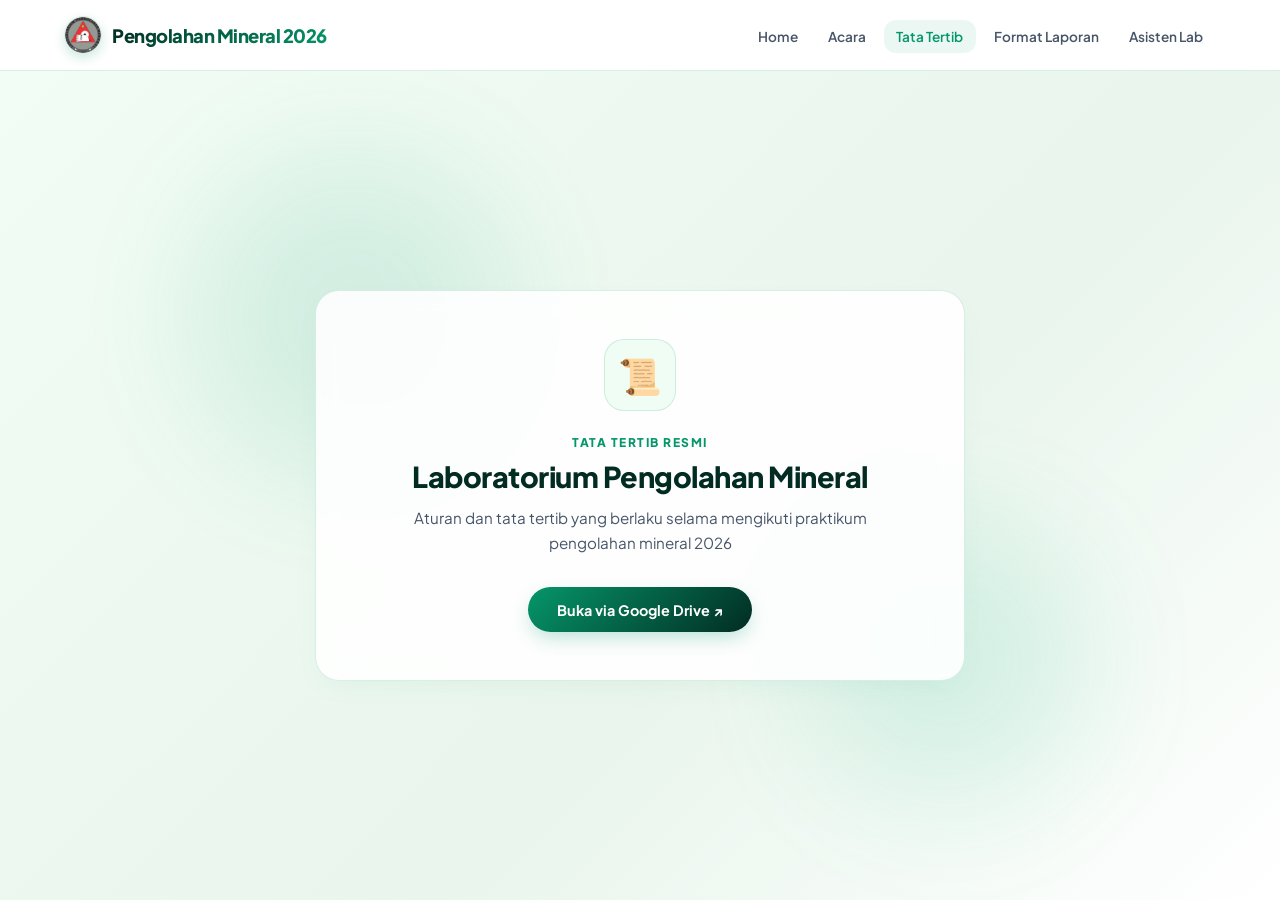
<file: tata_tertib.html>
<!DOCTYPE html>
<html lang="id">
<head>
  <meta charset="UTF-8">
  <meta name="viewport" content="width=device-width, initial-scale=1.0">
  <link rel="icon" type="png" href="logo.png">
  <title>LAB PM 2026</title>

  <!-- Google Fonts: Plus Jakarta Sans -->
  <link rel="preconnect" href="https://fonts.googleapis.com">
  <link rel="preconnect" href="https://fonts.gstatic.com" crossorigin>
  <link href="https://fonts.googleapis.com/css2?family=Plus+Jakarta+Sans:wght@300;400;500;600;700;800&display=swap" rel="stylesheet">

  <!-- CSS terpisah: common.css (nav & dasar, seragam di semua halaman) + tata_tertib.css (khusus halaman ini) -->
  <link rel="stylesheet" href="css/common.css">
  <link rel="stylesheet" href="css/tata_tertib.css">
</head>
<body>

  <div class="app-container">
    <!-- NAVBAR (markup seragam di semua halaman) -->
    <header class="top-header">
      <div class="nav-container">
        <a href="index.html" class="brand">
          <div class="brand-logo"><img src="logo.png" alt="Logo Laboratorium Pengolahan Mineral"></div>
          <span>Pengolahan Mineral 2026</span>
        </a>

        <button class="nav-toggle" id="navToggle" aria-label="Buka menu navigasi">
          <span></span><span></span><span></span>
        </button>

        <nav id="mainNav">
          <ul>
            <li><a href="index.html">Home</a></li>
            <li><a href="acara.html">Acara</a></li>
            <li><a href="tata_tertib.html" class="active">Tata Tertib</a></li>
            <!-- <li><a href="refrensi.html">Referensi</a></li> -->
            <li><a href="format_laporan.html">Format Laporan</a></li>
            <li><a href="asiste_lab.html">Asisten Lab</a></li>
          </ul>
        </nav>
      </div>
    </header>

    <!-- MAIN CONTENT -->
    <main class="main-content">
      <div class="animated-orb orb-1"></div>
      <div class="animated-orb orb-2"></div>

      <div class="content-container">

        <!-- CARD TATA TERTIB (KLIK MENUJU GOOGLE DRIVE) -->
        <a href="https://drive.google.com/drive/u/1/folders/1gTKTUyPRRwaH4bJHdptTK33FMnHF567n" target="_blank" rel="noopener noreferrer" class="card-drive-rules">
          <div class="icon-wrapper">
            📜
          </div>

          <div class="rules-badge">TATA TERTIB RESMI</div>
          <h1 class="rules-title">Laboratorium Pengolahan Mineral</h1>

          <p class="rules-desc">
            Aturan dan tata tertib yang berlaku selama mengikuti praktikum pengolahan mineral 2026
          </p>

          <div class="drive-btn">
            Buka via Google Drive ↗
          </div>
        </a>

      </div>
    </main>
  </div>

  <script src="js/common.js"></script>
</body>
</html>
</file>
<file: css/common.css>
/* =========================================================
   COMMON.CSS
   Dipakai oleh SEMUA halaman MineralLab 2026.
   Berisi: reset, variabel warna, layout dasar, dan NAVBAR
   yang kini seragam di setiap halaman (index, acara,
   tata_tertib, refrensi, format_laporan, asiste_lab).
   ========================================================= */

* {
  margin: 0;
  padding: 0;
  box-sizing: border-box;
}

:root {
  --primary-green: #059669;
  --dark-green: #022c22;
  --mint-bg: #f0fdf4;
  --mint-soft: #e6f4ea;

  --gradient-main: linear-gradient(135deg, #059669 0%, #022c22 100%);
  --gradient-text: linear-gradient(135deg, #022c22 0%, #059669 100%);
  --gradient-ig: linear-gradient(45deg, #f09433 0%, #e6683c 25%, #dc2743 50%, #cc2366 75%, #bc1888 100%);

  --text-main: #0f172a;
  --text-muted: #475569;
  --white: #ffffff;
  --border-color: rgba(5, 150, 105, 0.15);

  --radius-sm: 12px;
  --radius-md: 20px;
  --radius-lg: 24px;
  --shadow-soft: 0 10px 30px -10px rgba(5, 150, 105, 0.08);
  --shadow-hover: 0 20px 35px -10px rgba(5, 150, 105, 0.18);
}

html, body {
  min-height: 100vh;
  width: 100%;
  background-color: var(--white);
  color: var(--text-main);
  font-family: 'Plus Jakarta Sans', sans-serif;
  -webkit-font-smoothing: antialiased;
  overflow-x: hidden;
}

.app-container {
  min-height: 100vh;
  display: flex;
  flex-direction: column;
  position: relative;
}

/* =========================================================
   NAVBAR (SERAGAM DI SEMUA HALAMAN)
   ========================================================= */

.top-header {
  position: sticky;
  top: 0;
  z-index: 100;
  background: rgba(255, 255, 255, 0.9);
  backdrop-filter: blur(12px);
  -webkit-backdrop-filter: blur(12px);
  border-bottom: 1px solid var(--border-color);
}

.nav-container {
  max-width: 1200px;
  margin: 0 auto;
  display: flex;
  justify-content: space-between;
  align-items: center;
  padding: 1rem 1.5rem;
  gap: 1rem;
}

.brand {
  display: flex;
  align-items: center;
  gap: 10px;
  font-weight: 800;
  font-size: 1.15rem;
  color: var(--dark-green);
  text-decoration: none;
  letter-spacing: -0.5px;
  flex-shrink: 0;
}

.brand-logo {
  width: 38px;
  height: 38px;
  flex-shrink: 0;
  background: var(--white);
  border-radius: 50%;
  display: flex;
  align-items: center;
  justify-content: center;
  overflow: hidden;
  color: var(--white);
  font-size: 1rem;
  box-shadow: 0 4px 12px rgba(5, 150, 105, 0.2);
  border: 1px solid var(--border-color);
}

.brand-logo img {
  width: 100%;
  height: 100%;
  object-fit: contain;
  display: block;
}

.brand span {
  background: var(--gradient-text);
  -webkit-background-clip: text;
  -webkit-text-fill-color: transparent;
}

nav {
  max-width: 100%;
}

.nav-toggle {
  display: none;
  flex-direction: column;
  justify-content: center;
  align-items: center;
  gap: 5px;
  width: 40px;
  height: 40px;
  background: rgba(5, 150, 105, 0.08);
  border: none;
  border-radius: var(--radius-sm);
  cursor: pointer;
  flex-shrink: 0;
}

.nav-toggle span {
  display: block;
  width: 20px;
  height: 2px;
  background: var(--primary-green);
  border-radius: 2px;
  transition: all 0.3s cubic-bezier(0.16, 1, 0.3, 1);
}

.nav-toggle.active span:nth-child(1) { transform: translateY(7px) rotate(45deg); }
.nav-toggle.active span:nth-child(2) { opacity: 0; }
.nav-toggle.active span:nth-child(3) { transform: translateY(-7px) rotate(-45deg); }

nav ul {
  display: flex;
  list-style: none;
  gap: 0.3rem;
  align-items: center;
}

nav a {
  text-decoration: none;
  color: var(--text-muted);
  padding: 0.5rem 0.8rem;
  font-weight: 600;
  font-size: 0.85rem;
  border-radius: var(--radius-sm);
  transition: all 0.2s ease;
  white-space: nowrap;
}

nav a:hover, nav a.active {
  color: var(--primary-green);
  background: rgba(5, 150, 105, 0.08);
}

/* =========================================================
   ELEMEN ANIMASI BACKGROUND (dipakai semua halaman)
   ========================================================= */

.animated-orb {
  position: absolute;
  border-radius: 50%;
  filter: blur(60px);
  z-index: 1;
  pointer-events: none;
  opacity: 0.5;
}

@keyframes floatOrb1 {
  0% { transform: translate(0, 0) scale(1); }
  50% { transform: translate(30px, -20px) scale(1.08); }
  100% { transform: translate(-15px, 15px) scale(0.95); }
}

@keyframes floatOrb2 {
  0% { transform: translate(0, 0) scale(1); }
  50% { transform: translate(-30px, 20px) scale(1.1); }
  100% { transform: translate(20px, -15px) scale(0.9); }
}

@keyframes fadeIn {
  from { opacity: 0; transform: translateY(10px); }
  to { opacity: 1; transform: translateY(0); }
}

@keyframes fadeInUp {
  from { opacity: 0; transform: translateY(20px); }
  to { opacity: 1; transform: translateY(0); }
}

/* =========================================================
   NAVBAR RESPONSIVE (SERAGAM)
   Nav di-scroll horizontal di layar kecil, TIDAK wrap
   ke banyak baris, supaya rapi & konsisten di semua halaman.
   ========================================================= */

@media (max-width: 768px) {
  .nav-container {
    flex-direction: row;
    flex-wrap: wrap;
    justify-content: space-between;
    align-items: center;
    padding: 0.75rem 1rem;
  }

  .nav-toggle {
    display: flex;
  }

  .brand {
    font-size: 0.95rem;
  }

  nav {
    order: 3;
    width: 100%;
    max-height: 0;
    overflow: hidden;
    transition: max-height 0.35s cubic-bezier(0.16, 1, 0.3, 1);
  }

  nav.nav-open {
    max-height: 400px;
    margin-top: 0.75rem;
  }

  nav ul {
    flex-direction: column;
    align-items: stretch;
    width: 100%;
    gap: 0.3rem;
    padding-bottom: 0.5rem;
  }

  nav a {
    display: block;
    width: 100%;
    text-align: center;
    padding: 0.7rem 0.8rem;
    font-size: 0.85rem;
  }
}

@media (max-width: 420px) {
  .brand span {
    display: inline;
  }
}
</file>
<file: css/index.css>
/* =========================================================
   INDEX.CSS — khusus halaman Home
   ========================================================= */

/* Kunci tampilan "satu layar penuh" hanya untuk layar besar (tablet ke atas).
   Di HP, tinggi dibiarkan menyesuaikan konten agar tidak terpotong/ada ruang kosong. */
@media (min-width: 769px) {
  html, body {
    height: 100vh;
    overflow: hidden;
  }
  .app-container {
    height: 100vh;
  }
}

/* HERO SECTION (FIT TO SCREEN) */
.hero-section {
  flex: 1;
  flex-shrink: 0;
  position: relative;
  display: flex;
  align-items: center;
  justify-content: center;
  padding: clamp(2.5rem, 8vw, 4rem) clamp(1.25rem, 4vw, 2rem);
  /* Overlay foto + latar hijau keputihan lembut */
  background:
    linear-gradient(135deg, rgba(240, 253, 244, 0.93) 0%, rgba(230, 244, 234, 0.88) 60%, rgba(255, 255, 255, 0.96) 100%);
  overflow: hidden;
}

.orb-1 {
  width: clamp(180px, 40vw, 320px);
  height: clamp(180px, 40vw, 320px);
  background: rgba(5, 150, 105, 0.25);
  top: 10%;
  left: 15%;
  opacity: 0.6;
  animation: floatOrb1 12s infinite ease-in-out alternate;
}

.orb-2 {
  width: clamp(160px, 35vw, 280px);
  height: clamp(160px, 35vw, 280px);
  background: rgba(16, 185, 129, 0.3);
  bottom: 15%;
  right: 15%;
  opacity: 0.6;
  animation: floatOrb2 10s infinite ease-in-out alternate;
}

.hero-container {
  max-width: 820px;
  margin: 0 auto;
  text-align: center;
  position: relative;
  z-index: 2;
  display: flex;
  flex-direction: column;
  align-items: center;
}

/* ANIMASI BADGE PULSE */
.hero-badge {
  display: inline-flex;
  align-items: center;
  gap: 8px;
  background: rgba(255, 255, 255, 0.85);
  border: 1px solid var(--border-color);
  padding: 0.4rem 1rem;
  border-radius: 100px;
  font-size: clamp(0.65rem, 2vw, 0.8rem);
  font-weight: 700;
  color: var(--primary-green);
  margin-bottom: clamp(1rem, 3vw, 1.5rem);
  box-shadow: 0 4px 15px rgba(5, 150, 105, 0.08);
  backdrop-filter: blur(8px);
  animation: fadeIn 0.6s ease;
  text-align: center;
  max-width: 100%;
}

.hero-badge .dot {
  width: 8px;
  height: 8px;
  background: var(--primary-green);
  border-radius: 50%;
  box-shadow: 0 0 0 0 rgba(5, 150, 105, 0.7);
  animation: pulseDot 2s infinite;
}

.hero-title {
  font-size: clamp(1.9rem, 6vw, 3.5rem);
  font-weight: 800;
  line-height: 1.2;
  letter-spacing: -1px;
  color: var(--dark-green);
  margin-bottom: clamp(0.8rem, 2vw, 1.2rem);
  animation: fadeInUp 0.8s ease;
}

.hero-title span {
  background: var(--gradient-main);
  -webkit-background-clip: text;
  -webkit-text-fill-color: transparent;
}

.hero-desc {
  font-size: clamp(0.85rem, 2.2vw, 1.05rem);
  color: var(--text-muted);
  line-height: 1.6;
  margin-bottom: clamp(1.25rem, 3vw, 2rem);
  max-width: 620px;
  font-weight: 500;
  animation: fadeInUp 0.8s ease 0.2s both;
}

.hero-actions {
  display: grid;
  grid-template-columns: repeat(2, minmax(0, 1fr));
  gap: 1rem;
  width: 100%;
  max-width: 640px;
  animation: fadeInUp 0.8s ease 0.4s both;
}

.action-card-glow {
  position: relative;
  border-radius: calc(var(--radius-md) + 3px);
  padding: 2.5px;
  overflow: hidden;
  isolation: isolate;
}

.action-card-glow::before {
  content: '';
  position: absolute;
  inset: -60%;
  background: conic-gradient(
    from 0deg,
    transparent 0deg,
    var(--primary-green) 25deg,
    #34d399 45deg,
    transparent 75deg,
    transparent 360deg
  );
  animation: spinBorder 3.5s linear infinite;
}

@keyframes spinBorder {
  to { transform: rotate(360deg); }
}

.action-card {
  position: relative;
  z-index: 1;
  display: flex;
  flex-direction: column;
  border-radius: var(--radius-md);
  overflow: hidden;
  text-decoration: none;
  text-align: left;
  transition: all 0.3s cubic-bezier(0.16, 1, 0.3, 1);
}

.action-card-media {
  position: relative;
  width: 100%;
  height: 64px;
  overflow: hidden;
  flex-shrink: 0;
}

.action-card-media img {
  width: 100%;
  height: 100%;
  object-fit: cover;
  display: block;
  transition: transform 0.4s ease;
}

.action-card:hover .action-card-media img {
  transform: scale(1.06);
}

.action-card-content {
  display: flex;
  flex-direction: column;
  align-items: center;
  text-align: center;
  gap: 0.4rem;
  padding: 0.7rem 1rem 0.85rem;
}

.action-card-icon {
  flex-shrink: 0;
  width: 32px;
  height: 32px;
  border-radius: 9px;
  display: flex;
  align-items: center;
  justify-content: center;
  font-size: 1rem;
}

.action-card-body {
  display: flex;
  flex-direction: column;
  align-items: center;
  gap: 4px;
  min-width: 0;
}

.action-card-title {
  font-weight: 700;
  font-size: 1.02rem;
}

.action-card-desc {
  font-size: 0.78rem;
  font-weight: 500;
  line-height: 1.45;
  opacity: 0.85;
}

.action-card-arrow {
  margin-top: 0.2rem;
  align-self: center;
  font-size: 1.2rem;
  flex-shrink: 0;
  transition: transform 0.3s ease;
}

.action-card:hover .action-card-arrow {
  transform: translateX(4px);
}

.action-card-primary {
  background: var(--gradient-main);
  color: var(--white);
  box-shadow: 0 10px 25px -5px rgba(5, 150, 105, 0.3);
}

.action-card-primary .action-card-icon {
  background: rgba(255, 255, 255, 0.18);
}

.action-card-primary .action-card-desc {
  color: rgba(255, 255, 255, 0.85);
}

.action-card-primary:hover {
  transform: translateY(-3px);
  box-shadow: 0 15px 30px -5px rgba(5, 150, 105, 0.4);
}

.action-card-secondary {
  background: rgba(255, 255, 255, 0.9);
  color: var(--dark-green);
  border: 1px solid var(--border-color);
  backdrop-filter: blur(8px);
}

.action-card-secondary .action-card-icon {
  background: rgba(5, 150, 105, 0.1);
  color: var(--primary-green);
}

.action-card-secondary:hover {
  background: var(--white);
  border-color: rgba(5, 150, 105, 0.4);
  transform: translateY(-3px);
}

@keyframes pulseDot {
  0% {
    transform: scale(0.95);
    box-shadow: 0 0 0 0 rgba(5, 150, 105, 0.7);
  }
  70% {
    transform: scale(1);
    box-shadow: 0 0 0 8px rgba(5, 150, 105, 0);
  }
  100% {
    transform: scale(0.95);
    box-shadow: 0 0 0 0 rgba(5, 150, 105, 0);
  }
}

/* RESPONSIVE */
@media (max-width: 768px) {
  /* Di HP, .app-container hanya punya min-height: 100vh (aturan
     min-width: 769px di atas tidak berlaku di sini), sehingga
     .hero-section (flex: 1) bisa lebih tinggi dari kontennya sendiri.
     align-items: center pada kondisi ini membuat hero-container
     "terjebak" di tengah ruang kosong tersebut, bukan di atas.
     Maka di mobile kita pindah ke flex-start supaya konten selalu
     mulai dari atas, tetap fleksibel mengikuti tinggi konten apa pun
     ukuran layarnya. */
  .hero-section {
    align-items: flex-start;
    padding-top: clamp(2rem, 10vw, 3rem);
    padding-bottom: clamp(2rem, 10vw, 3rem);
  }

  /* Card di-stack 1 kolom, tinggi mengikuti konten (tidak dipaksa
     dengan min-height) supaya seringkas mungkin, dan hero-section
     punya padding-bottom sebagai ruang aman agar card kedua
     (secondary) tidak terlihat terpotong. */
  .hero-actions {
    grid-template-columns: 1fr;
    gap: 0.75rem;
  }

  .action-card-media {
    height: 56px;
  }

  .action-card-title {
    font-size: 0.98rem;
  }

  .action-card-desc {
    font-size: 0.76rem;
  }
}

@media (max-width: 420px) {
  .hero-badge { font-size: 0.62rem; padding: 0.35rem 0.8rem; }
}
</file>
<file: css/acara.css>
/* =========================================================
   ACARA.CSS — khusus halaman Acara
   ========================================================= */

/* MAIN CONTENT */
.main-content {
  flex: 1;
  position: relative;
  display: flex;
  flex-direction: column;
  align-items: center;
  padding: 1.5rem 1.5rem 2rem 1.5rem;
  background:
    linear-gradient(135deg, rgba(240, 253, 244, 0.93) 0%, rgba(230, 244, 234, 0.88) 60%, rgba(255, 255, 255, 0.96) 100%),
    url('') center/cover no-repeat;
}

.orb-1 {
  width: 300px;
  height: 300px;
  background: rgba(5, 150, 105, 0.2);
  top: 5%;
  left: 10%;
  animation: floatOrb1 12s infinite ease-in-out alternate;
}

.orb-2 {
  width: 250px;
  height: 250px;
  background: rgba(16, 185, 129, 0.25);
  bottom: 10%;
  right: 10%;
  animation: floatOrb2 10s infinite ease-in-out alternate;
}

.content-wrapper {
  max-width: 1200px;
  width: 100%;
  margin: 0 auto;
  position: relative;
  z-index: 2;
  display: flex;
  flex-direction: column;
}

/* SELECTOR ACARA (ACARA 1 - 8) - RESPONSIVE SCROLL UNTUK HP */
.acara-selector-container {
  width: 100%;
  overflow-x: auto;
  padding-bottom: 5px;
  margin-bottom: 1.25rem;
  -webkit-overflow-scrolling: touch;
  scrollbar-width: none; /* Hide scrollbar Firefox */
}
.acara-selector-container::-webkit-scrollbar {
  display: none; /* Hide scrollbar Chrome/Safari */
}

.acara-selector {
  display: flex;
  gap: 0.5rem;
  justify-content: center;
  background: rgba(255, 255, 255, 0.85);
  padding: 0.5rem;
  border-radius: 100px;
  border: 1px solid var(--border-color);
  box-shadow: 0 4px 15px rgba(5, 150, 105, 0.05);
  backdrop-filter: blur(8px);
  min-width: max-content;
  margin: 0 auto;
}

.btn-acara {
  background: transparent;
  border: none;
  padding: 0.5rem 1.1rem;
  font-weight: 700;
  font-size: 0.825rem;
  color: var(--text-muted);
  border-radius: 100px;
  cursor: pointer;
  transition: all 0.3s cubic-bezier(0.16, 1, 0.3, 1);
  font-family: inherit;
  white-space: nowrap;
}

.btn-acara:hover {
  color: var(--primary-green);
  background: rgba(5, 150, 105, 0.08);
}

.btn-acara.active {
  background: var(--gradient-main);
  color: var(--white);
  box-shadow: 0 4px 12px rgba(5, 150, 105, 0.3);
}

/* DROPDOWN "PILIH ACARA" - HANYA TAMPIL DI HANDPHONE */
.acara-select-mobile {
  display: none;
  width: 100%;
  margin-bottom: 1.25rem;
}

.acara-select-label {
  display: flex;
  align-items: center;
  gap: 6px;
  font-size: 0.75rem;
  font-weight: 800;
  letter-spacing: 0.5px;
  color: var(--primary-green);
  text-transform: uppercase;
  margin-bottom: 0.5rem;
}

.acara-select-wrapper {
  position: relative;
  width: 100%;
}

.acara-select {
  width: 100%;
  appearance: none;
  -webkit-appearance: none;
  -moz-appearance: none;
  background: rgba(255, 255, 255, 0.9);
  border: 1px solid var(--border-color);
  border-radius: var(--radius-sm);
  padding: 0.85rem 2.5rem 0.85rem 1rem;
  font-family: inherit;
  font-size: 0.875rem;
  font-weight: 700;
  color: var(--dark-green);
  box-shadow: var(--shadow-soft);
  backdrop-filter: blur(8px);
  cursor: pointer;
  transition: all 0.3s ease;
}

.acara-select:focus {
  outline: none;
  border-color: var(--primary-green);
  box-shadow: 0 0 0 3px rgba(5, 150, 105, 0.15);
}

.acara-select-arrow {
  position: absolute;
  top: 50%;
  right: 1rem;
  transform: translateY(-50%);
  color: var(--primary-green);
  font-size: 1rem;
  pointer-events: none;
}

/* HEADER DETAIL ACARA */
.acara-header-box {
  text-align: center;
  margin-bottom: 1.5rem;
  animation: fadeIn 0.4s ease;
}

.acara-tag {
  display: inline-block;
  font-size: 0.75rem;
  font-weight: 800;
  letter-spacing: 1.5px;
  color: var(--primary-green);
  text-transform: uppercase;
  margin-bottom: 0.3rem;
}

.acara-title {
  font-size: clamp(1.6rem, 3vw, 2.3rem);
  font-weight: 800;
  color: var(--dark-green);
  letter-spacing: -0.8px;
  line-height: 1.25;
  margin-bottom: 0.5rem;
}

.acara-desc {
  font-size: clamp(0.875rem, 1.5vw, 0.95rem);
  color: var(--text-muted);
  max-width: 680px;
  margin: 0 auto;
  line-height: 1.5;
}

/* GRID CARDS MODUL - FLEKSIBEL UNTUK SEMUA UKURAN LAYAR */
.cards-grid {
  display: grid;
  /* Menggunakan auto-fit agar kartu menyesuaikan jumlah kolom secara otomatis */
  grid-template-columns: repeat(auto-fit, minmax(210px, 1fr));
  gap: 1rem;
  width: 100%;
}

.card-modul {
  background: rgba(255, 255, 255, 0.88);
  border: 1px solid var(--border-color);
  border-radius: var(--radius-md);
  padding: 1.4rem 1.1rem;
  display: flex;
  flex-direction: column;
  align-items: center;
  text-align: center;
  text-decoration: none;
  color: var(--text-main);
  backdrop-filter: blur(8px);
  box-shadow: var(--shadow-soft);
  transition: all 0.3s cubic-bezier(0.16, 1, 0.3, 1);
  position: relative;
  overflow: hidden;
  cursor: pointer;
  min-height: 220px;
}

.card-modul::before {
  content: '';
  position: absolute;
  top: 0;
  left: 0;
  width: 100%;
  height: 4px;
  background: var(--gradient-main);
  opacity: 0;
  transition: opacity 0.3s ease;
}

.card-modul:hover {
  transform: translateY(-6px);
  background: var(--white);
  border-color: rgba(5, 150, 105, 0.35);
  box-shadow: var(--shadow-hover);
}

.card-modul:hover::before {
  opacity: 1;
}

.card-icon {
  width: 46px;
  height: 46px;
  background: var(--mint-bg);
  border-radius: var(--radius-sm);
  display: flex;
  align-items: center;
  justify-content: center;
  font-size: 1.35rem;
  margin-bottom: 0.8rem;
  transition: transform 0.3s ease;
}

.card-modul:hover .card-icon {
  transform: scale(1.1) rotate(5deg);
}

.card-title {
  font-size: 0.925rem;
  font-weight: 700;
  color: var(--dark-green);
  margin-bottom: 0.4rem;
  line-height: 1.3;
}

.card-sub {
  font-size: 0.775rem;
  color: var(--text-muted);
  line-height: 1.4;
  margin-bottom: 1.3rem;
}

/* ===== CATATAN DATA SEKUNDER ===== */
.card-note {
  font-size: 0.65rem;
  font-style: italic;
  color: var(--text-muted);
  background: rgba(5, 150, 105, 0.06);
  padding: 0.2rem 0.6rem;
  border-radius: 4px;
  border-left: 2px solid var(--primary-green);
  margin: 0.3rem 0 0.6rem 0;
  line-height: 1.3;
  width: 100%;
  text-align: center;
}

.card-btn {
  margin-top: auto;
  font-size: 0.75rem;
  font-weight: 700;
  color: var(--primary-green);
  display: flex;
  align-items: center;
  gap: 4px;
}

.card-modul:hover .card-btn {
  color: var(--dark-green);
}

/* ANIMASI CONTAINER KARTU SAAT ACARA BERGANTI */
.animated-change {
  animation: fadeInUp 0.4s ease forwards;
}

/* MEDIA QUERIES KHUSUS HANDPHONE & TABLET */
@media (max-width: 768px) {
  .main-content { padding: 1.2rem 1rem 2rem 1rem; }

  /* Ganti baris tombol Acara 1-8 dengan dropdown "Pilih Acara" di HP */
  .acara-selector-container {
    display: none;
  }

  .acara-select-mobile {
    display: block;
  }

  /* Mengubah tampilan kartu pada HP agar optimal */
  .cards-grid {
    grid-template-columns: 1fr;
    gap: 0.85rem;
  }

  .card-modul {
    min-height: auto;
    padding: 1.1rem;
    flex-direction: row;
    text-align: left;
    gap: 1rem;
    align-items: center;
  }

  .card-icon {
    margin-bottom: 0;
    flex-shrink: 0;
  }

  .card-content-mobile {
    display: flex;
    flex-direction: column;
    flex: 1;
  }

  .card-sub {
    margin-bottom: 0.2rem;
  }

  .card-note {
    font-size: 0.6rem;
    text-align: left;
    margin: 0.2rem 0 0.4rem 0;
    padding: 0.15rem 0.5rem;
  }

  .card-btn {
    margin-top: 0.2rem;
  }
}

/* --- CSS tambahan untuk menangani card disabled --- */
.card-modul.disabled {
  cursor: default;
  opacity: 0.7;
  filter: grayscale(0.2);
  transition: opacity 0.3s ease;
}

.card-modul.disabled .card-btn {
  color: #888;
  font-weight: 500;
}

.card-modul.disabled .card-btn span {
  display: none;
}

.card-modul.disabled:hover {
  transform: none;
  box-shadow: 0 4px 20px rgba(0,0,0,0.06);
}
</file>
<file: css/asiste_lab.css>
/* =========================================================
   ASISTE_LAB.CSS — versi sederhana
   Grid otomatis (auto-fit) supaya fleksibel untuk berapa pun
   jumlah kartu asisten, tanpa perlu aturan khusus per jumlah.
   ========================================================= */

.main-content {
  flex: 1;
  position: relative;
  display: flex;
  flex-direction: column;
  align-items: center;
  padding: 2rem 1rem calc(4rem + env(safe-area-inset-bottom, 0px)) 1rem;
  background:
    linear-gradient(135deg, rgba(240, 253, 244, 0.93) 0%, rgba(230, 244, 234, 0.88) 60%, rgba(255, 255, 255, 0.96) 100%),
    url() center/cover no-repeat;
}

.orb-1 {
  width: clamp(200px, 30vw, 320px);
  height: clamp(200px, 30vw, 320px);
  background: rgba(5, 150, 105, 0.2);
  top: 5%;
  left: 10%;
  animation: floatOrb1 12s infinite ease-in-out alternate;
}

.orb-2 {
  width: clamp(180px, 25vw, 250px);
  height: clamp(180px, 25vw, 250px);
  background: rgba(16, 185, 129, 0.25);
  bottom: 10%;
  right: 10%;
  animation: floatOrb2 10s infinite ease-in-out alternate;
}

.content-wrapper {
  max-width: 1100px;
  width: 100%;
  margin: 0 auto;
  position: relative;
  z-index: 2;
  display: flex;
  flex-direction: column;
  gap: 2.5rem;
}

/* HEADER HALAMAN */
.page-header {
  text-align: center;
  animation: fadeIn 0.5s ease;
}

.page-tag {
  display: inline-block;
  font-size: 0.75rem;
  font-weight: 800;
  letter-spacing: 1.5px;
  color: var(--primary-green);
  text-transform: uppercase;
  margin-bottom: 0.4rem;
}

.page-title {
  font-size: clamp(1.5rem, 4vw, 2.4rem);
  font-weight: 800;
  color: var(--dark-green);
  letter-spacing: -0.8px;
  line-height: 1.25;
  margin-bottom: 0.5rem;
}

.page-desc {
  font-size: clamp(0.85rem, 2vw, 0.95rem);
  color: var(--text-muted);
  max-width: 620px;
  margin: 0 auto;
  line-height: 1.5;
}

/* SECTION TITLE */
.section-header {
  display: flex;
  flex-direction: column;
  align-items: center;
  justify-content: center;
  text-align: center;
  gap: 0.5rem;
  margin-bottom: 1.25rem;
}

.section-title {
  font-size: clamp(1.1rem, 2.5vw, 1.3rem);
  font-weight: 800;
  color: var(--dark-green);
  letter-spacing: -0.3px;
}

.section-badge {
  background: var(--primary-green);
  color: var(--white);
  font-size: 0.7rem;
  font-weight: 700;
  padding: 0.25rem 0.6rem;
  border-radius: 100px;
}

/* =========================================================
   KARTU (dipakai untuk kepala lab & semua asisten, konsisten)
   ========================================================= */

.people-grid {
  display: flex;
  flex-wrap: wrap;
  justify-content: center;
  gap: 1.25rem;
  width: 100%;
  margin-bottom: 2rem;
}

/* Maksimal 4 kartu per baris di layar penuh (PC):
   basis 220px + gap 1.25rem membuat kartu ke-5 otomatis turun baris,
   dan baris yang tidak penuh tetap rata tengah berkat justify-content: center */
.people-grid .person-card {
  flex: 0 1 220px;
  max-width: 240px;
}

/* Grid khusus kepala lab: 1 kartu, dibatasi lebar supaya tidak melebar penuh */
.head-grid .person-card {
  flex-basis: 280px;
  max-width: 320px;
}

.person-card {
  background: rgba(255, 255, 255, 0.9);
  border: 1px solid var(--border-color);
  border-radius: var(--radius-md);
  display: flex;
  flex-direction: column;
  height: 100%;
  min-height: fit-content;
  backdrop-filter: blur(10px);
  -webkit-backdrop-filter: blur(10px);
  box-shadow: var(--shadow-soft);
  transition: transform 0.25s ease, box-shadow 0.25s ease, border-color 0.25s ease;
}

.person-card:hover {
  transform: translateY(-6px);
  box-shadow: var(--shadow-hover);
  border-color: rgba(5, 150, 105, 0.35);
}

.person-photo-wrapper {
  width: 100%;
  aspect-ratio: 1 / 1;
  overflow: hidden;
  background: var(--mint-soft);
  border-radius: var(--radius-md) var(--radius-md) 0 0;
  flex-shrink: 0;
}

.person-photo {
  width: 100%;
  height: 100%;
  object-fit: cover;
  object-position: top center;
  transition: transform 0.4s ease;
}

.person-card:hover .person-photo {
  transform: scale(1.05);
}

.person-body {
  padding: 1.1rem 1rem;
  display: flex;
  flex-direction: column;
  align-items: center;
  text-align: center;
  flex: 1;
  gap: 0.2rem;
}

.person-badge {
  font-size: 0.7rem;
  font-weight: 800;
  color: var(--primary-green);
  background: var(--mint-soft);
  padding: 0.25rem 0.75rem;
  border-radius: 100px;
  text-transform: uppercase;
  letter-spacing: 0.5px;
  margin-bottom: 0.25rem;
}

.person-name {
  font-size: 1rem;
  font-weight: 800;
  color: var(--dark-green);
  line-height: 1.3;
}

.person-id {
  font-size: 0.8rem;
  color: var(--text-muted);
  font-weight: 600;
  margin-bottom: 1rem;
}

/* Info tambahan khusus kartu kepala lab */
.person-extra {
  display: inline-block;
  margin-top: 0.1rem;
  margin-bottom: 1rem;
  font-size: 0.78rem;
  font-weight: 700;
  color: var(--dark-green);
  background: var(--mint-soft);
  padding: 0.35rem 0.9rem;
  border-radius: 100px;
}

/* TOMBOL KONTAK */
.action-group {
  display: flex;
  gap: 8px;
  width: 100%;
  margin-top: auto;
}

.btn-contact {
  flex: 1;
  display: inline-flex;
  align-items: center;
  justify-content: center;
  gap: 6px;
  padding: 0.55rem 0.4rem;
  font-size: 0.72rem;
  font-weight: 700;
  text-decoration: none;
  border-radius: 100px;
  transition: all 0.25s ease;
  white-space: nowrap;
}

.btn-wa {
  background: rgba(5, 150, 105, 0.08);
  color: var(--primary-green);
}

.btn-wa:hover {
  background: var(--gradient-main);
  color: var(--white);
  box-shadow: 0 4px 12px rgba(5, 150, 105, 0.25);
}

.btn-ig {
  background: rgba(220, 39, 67, 0.08);
  color: #dc2743;
}

.btn-ig:hover {
  background: var(--gradient-ig);
  color: var(--white);
  box-shadow: 0 4px 12px rgba(220, 39, 67, 0.25);
}

/* =========================================================
   SECTION 3: UCAPAN TERIMA KASIH
   ========================================================= */

.thanks-card {
  background: rgba(255, 255, 255, 0.85);
  border: 1px solid var(--border-color);
  border-radius: var(--radius-lg);
  padding: 2.5rem 2rem;
  text-align: center;
  max-width: 720px;
  margin: 0 auto;
  backdrop-filter: blur(10px);
  -webkit-backdrop-filter: blur(10px);
  box-shadow: var(--shadow-soft);
}

.thanks-icon {
  display: inline-block;
  font-size: 2.2rem;
  margin-bottom: 0.75rem;
}

.thanks-title {
  font-size: clamp(1.2rem, 3vw, 1.6rem);
  font-weight: 800;
  color: var(--dark-green);
  letter-spacing: -0.5px;
  margin-bottom: 0.75rem;
}

.thanks-text {
  font-size: clamp(0.85rem, 2vw, 0.95rem);
  color: var(--text-muted);
  line-height: 1.7;
}

/* =========================================================
   RESPONSIVE — HP
   Flexbox wrap otomatis turun ke 2 kartu per baris, lalu 1,
   dan tetap rata tengah walau baris terakhir tidak penuh.
   ========================================================= */

@media (max-width: 768px) {
  .main-content {
    padding: 1.25rem 0.85rem calc(3rem + env(safe-area-inset-bottom, 0px)) 0.85rem;
  }

  .people-grid {
    gap: 0.85rem;
    margin-bottom: 1.25rem;
  }

  .people-grid .person-card {
    flex-basis: calc(50% - 0.425rem);
    max-width: calc(50% - 0.425rem);
  }

  .head-grid .person-card {
    flex-basis: 260px;
    max-width: 280px;
  }

  .person-body {
    padding: 0.85rem 0.6rem;
  }

  .person-badge {
    font-size: 0.62rem;
    padding: 0.2rem 0.5rem;
  }

  .person-name {
    font-size: 0.85rem;
  }

  .person-id {
    font-size: 0.7rem;
    margin-bottom: 0.85rem;
  }

  .action-group {
    flex-direction: column;
    gap: 5px;
  }

  .btn-contact {
    padding: 0.45rem 0.3rem;
    font-size: 0.68rem;
    width: 100%;
  }
}

@media (max-width: 380px) {
  .people-grid .person-card {
    flex-basis: 100%;
    max-width: 100%;
  }
}

@media (max-width: 768px) {
  .thanks-card {
    padding: 1.75rem 1.25rem;
  }
}
</file>
<file: css/format_laporan.css>
/* =========================================================
   FORMAT_LAPORAN.CSS — khusus halaman Format Laporan
   ========================================================= */

/* MAIN CONTENT */
.main-content {
  flex: 1;
  position: relative;
  display: flex;
  flex-direction: column;
  align-items: center;
  padding: 2rem 1rem 3rem 1rem;
  background:
    linear-gradient(135deg, rgba(240, 253, 244, 0.93) 0%, rgba(230, 244, 234, 0.88) 60%, rgba(255, 255, 255, 0.96) 100%),
    url('') center/cover no-repeat;
}

.orb-1 {
  width: clamp(200px, 30vw, 320px);
  height: clamp(200px, 30vw, 320px);
  background: rgba(5, 150, 105, 0.2);
  top: 5%;
  left: 10%;
  animation: floatOrb1 12s infinite ease-in-out alternate;
}

.orb-2 {
  width: clamp(180px, 25vw, 250px);
  height: clamp(180px, 25vw, 250px);
  background: rgba(16, 185, 129, 0.25);
  bottom: 10%;
  right: 10%;
  animation: floatOrb2 10s infinite ease-in-out alternate;
}

.content-wrapper {
  max-width: 1000px;
  width: 100%;
  margin: 0 auto;
  position: relative;
  z-index: 2;
  display: flex;
  flex-direction: column;
  gap: 2.5rem;
}

/* HEADER HALAMAN */
.page-header {
  text-align: center;
  animation: fadeIn 0.5s ease;
}

.page-tag {
  display: inline-block;
  font-size: 0.75rem;
  font-weight: 800;
  letter-spacing: 1.5px;
  color: var(--primary-green);
  text-transform: uppercase;
  margin-bottom: 0.4rem;
}

.page-title {
  font-size: clamp(1.5rem, 4vw, 2.4rem);
  font-weight: 800;
  color: var(--dark-green);
  letter-spacing: -0.8px;
  line-height: 1.25;
  margin-bottom: 0.5rem;
}

.page-desc {
  font-size: clamp(0.85rem, 2vw, 0.95rem);
  color: var(--text-muted);
  max-width: 620px;
  margin: 0 auto;
  line-height: 1.5;
}

/* SECTION TITLE */
.section-header {
  display: flex;
  align-items: center;
  gap: 0.75rem;
  margin-bottom: 1.2rem;
}

.section-title {
  font-size: clamp(1.1rem, 2.5vw, 1.3rem);
  font-weight: 800;
  color: var(--dark-green);
  letter-spacing: -0.3px;
}

.section-badge {
  background: var(--primary-green);
  color: var(--white);
  font-size: 0.7rem;
  font-weight: 700;
  padding: 0.25rem 0.6rem;
  border-radius: 100px;
}

/* GRID & CARD FORMAT LAPORAN */
.cards-grid {
  display: grid;
  grid-template-columns: repeat(auto-fit, minmax(280px, 1fr));
  gap: 1.25rem;
  width: 100%;
}

.card-format {
  background: rgba(255, 255, 255, 0.88);
  border: 1px solid var(--border-color);
  border-radius: var(--radius-md);
  padding: 1.5rem;
  display: flex;
  flex-direction: column;
  justify-content: space-between;
  gap: 1.25rem;
  text-decoration: none;
  color: var(--text-main);
  backdrop-filter: blur(10px);
  -webkit-backdrop-filter: blur(10px);
  box-shadow: var(--shadow-soft);
  transition: all 0.3s cubic-bezier(0.16, 1, 0.3, 1);
  position: relative;
  overflow: hidden;
}

.card-format::before {
  content: '';
  position: absolute;
  top: 0;
  left: 0;
  width: 100%;
  height: 4px;
  background: var(--gradient-main);
  opacity: 0;
  transition: opacity 0.3s ease;
}

.card-format:hover {
  transform: translateY(-6px);
  background: var(--white);
  border-color: rgba(5, 150, 105, 0.35);
  box-shadow: var(--shadow-hover);
}

.card-format:hover::before {
  opacity: 1;
}

.card-body {
  display: flex;
  align-items: flex-start;
  gap: 1rem;
}

.card-icon {
  width: 48px;
  height: 48px;
  background: var(--mint-bg);
  border-radius: var(--radius-sm);
  display: flex;
  align-items: center;
  justify-content: center;
  font-size: 1.4rem;
  flex-shrink: 0;
  border: 1px solid var(--border-color);
  transition: transform 0.3s ease;
}

.card-format:hover .card-icon {
  transform: scale(1.08) rotate(-4deg);
}

.card-info {
  display: flex;
  flex-direction: column;
  gap: 0.35rem;
}

.card-tag {
  font-size: 0.7rem;
  font-weight: 800;
  color: var(--primary-green);
  text-transform: uppercase;
  letter-spacing: 0.5px;
}

.card-title {
  font-size: 1.05rem;
  font-weight: 700;
  color: var(--dark-green);
  line-height: 1.35;
}

.card-desc {
  font-size: 0.825rem;
  color: var(--text-muted);
  line-height: 1.45;
}

.card-footer {
  display: flex;
  align-items: center;
  justify-content: space-between;
  padding-top: 0.8rem;
  border-top: 1px dashed rgba(5, 150, 105, 0.2);
}

.file-type {
  font-size: 0.75rem;
  font-weight: 700;
  color: var(--text-muted);
  background: var(--mint-soft);
  padding: 0.2rem 0.6rem;
  border-radius: 6px;
}

.btn-action {
  display: inline-flex;
  align-items: center;
  gap: 6px;
  font-size: 0.8rem;
  font-weight: 700;
  color: var(--primary-green);
  transition: color 0.2s ease;
}

.card-format:hover .btn-action {
  color: var(--dark-green);
}

/* MEDIA QUERIES UNTUK HP */
@media (max-width: 768px) {
  .main-content {
    padding: 1.25rem 0.85rem 2rem 0.85rem;
  }

  .cards-grid {
    grid-template-columns: 1fr;
  }
}
</file>
<file: css/refrensi.css>
/* =========================================================
   REFRENSI.CSS — khusus halaman Referensi
   ========================================================= */

/* MAIN CONTENT */
.main-content {
  flex: 1;
  position: relative;
  display: flex;
  flex-direction: column;
  align-items: center;
  padding: 2rem 1rem 3rem 1rem;
  background:
    linear-gradient(135deg, rgba(240, 253, 244, 0.93) 0%, rgba(230, 244, 234, 0.88) 60%, rgba(255, 255, 255, 0.96) 100%),
    url('') center/cover no-repeat;
}

.orb-1 {
  width: clamp(200px, 30vw, 320px);
  height: clamp(200px, 30vw, 320px);
  background: rgba(5, 150, 105, 0.2);
  top: 5%;
  left: 10%;
  animation: floatOrb1 12s infinite ease-in-out alternate;
}

.orb-2 {
  width: clamp(180px, 25vw, 250px);
  height: clamp(180px, 25vw, 250px);
  background: rgba(16, 185, 129, 0.25);
  bottom: 10%;
  right: 10%;
  animation: floatOrb2 10s infinite ease-in-out alternate;
}

.content-wrapper {
  max-width: 900px;
  width: 100%;
  margin: 0 auto;
  position: relative;
  z-index: 2;
  display: flex;
  flex-direction: column;
}

/* HEADER HALAMAN */
.page-header {
  text-align: center;
  margin-bottom: 2rem;
  animation: fadeIn 0.5s ease;
}

.page-tag {
  display: inline-block;
  font-size: 0.75rem;
  font-weight: 800;
  letter-spacing: 1.5px;
  color: var(--primary-green);
  text-transform: uppercase;
  margin-bottom: 0.4rem;
}

.page-title {
  font-size: clamp(1.5rem, 4vw, 2.4rem);
  font-weight: 800;
  color: var(--dark-green);
  letter-spacing: -0.8px;
  line-height: 1.25;
  margin-bottom: 0.5rem;
}

.page-desc {
  font-size: clamp(0.85rem, 2vw, 0.95rem);
  color: var(--text-muted);
  max-width: 620px;
  margin: 0 auto;
  line-height: 1.5;
}

/* LIST CARD MEMANJANG RESPONSIVE */
.reference-list {
  display: flex;
  flex-direction: column;
  gap: 0.85rem;
  width: 100%;
}

.card-ref-long {
  background: rgba(255, 255, 255, 0.88);
  border: 1px solid var(--border-color);
  border-radius: var(--radius-md);
  padding: clamp(1rem, 2vw, 1.25rem) clamp(1rem, 2.5vw, 1.5rem);
  display: flex;
  align-items: center;
  justify-content: space-between;
  gap: 1rem;
  text-decoration: none;
  color: var(--text-main);
  backdrop-filter: blur(10px);
  -webkit-backdrop-filter: blur(10px);
  box-shadow: var(--shadow-soft);
  transition: all 0.3s cubic-bezier(0.16, 1, 0.3, 1);
  position: relative;
  overflow: hidden;
}

.card-ref-long::before {
  content: '';
  position: absolute;
  top: 0;
  left: 0;
  width: 4px;
  height: 100%;
  background: var(--gradient-main);
  opacity: 0;
  transition: opacity 0.3s ease;
}

.card-ref-long:hover {
  transform: translateX(6px);
  background: var(--white);
  border-color: rgba(5, 150, 105, 0.35);
  box-shadow: var(--shadow-hover);
}

.card-ref-long:hover::before {
  opacity: 1;
}

.ref-main-info {
  display: flex;
  align-items: center;
  gap: 1rem;
  flex: 1;
  min-width: 0; /* Mencegah overflow teks */
}

.ref-icon {
  width: 44px;
  height: 44px;
  background: var(--mint-bg);
  border-radius: var(--radius-sm);
  display: flex;
  align-items: center;
  justify-content: center;
  font-size: 1.3rem;
  flex-shrink: 0;
  border: 1px solid var(--border-color);
  transition: transform 0.3s ease;
}

.card-ref-long:hover .ref-icon {
  transform: scale(1.08) rotate(-4deg);
}

.ref-text {
  display: flex;
  flex-direction: column;
  gap: 0.2rem;
  flex: 1;
  min-width: 0;
}

.ref-title {
  font-size: clamp(0.9rem, 2.2vw, 1.05rem);
  font-weight: 700;
  color: var(--dark-green);
  line-height: 1.35;
  word-wrap: break-word;
}

.ref-action {
  display: flex;
  align-items: center;
  gap: 6px;
  font-size: 0.8rem;
  font-weight: 700;
  color: var(--primary-green);
  white-space: nowrap;
  padding: 0.5rem 0.9rem;
  background: rgba(5, 150, 105, 0.06);
  border-radius: 100px;
  transition: all 0.3s ease;
  flex-shrink: 0;
}

.card-ref-long:hover .ref-action {
  background: var(--gradient-main);
  color: var(--white);
  box-shadow: 0 4px 12px rgba(5, 150, 105, 0.25);
}

/* MEDIA QUERIES UNTUK TAMPILAN HANDPHONE & TABLET KECIL */
@media (max-width: 768px) {
  .main-content {
    padding: 1.25rem 0.85rem 2rem 0.85rem;
  }

  .card-ref-long {
    padding: 0.9rem 1rem;
  }

  .ref-icon {
    width: 38px;
    height: 38px;
    font-size: 1.1rem;
  }

  .ref-action {
    padding: 0.4rem 0.75rem;
    font-size: 0.75rem;
  }
}

/* SANGAT KECIL (Ponsel dibawah 400px) */
@media (max-width: 420px) {
  .card-ref-long {
    flex-direction: column;
    align-items: flex-start;
    gap: 0.75rem;
  }

  .card-ref-long:hover {
    transform: translateY(-3px);
  }

  .ref-main-info {
    width: 100%;
  }

  .ref-action {
    width: 100%;
    justify-content: center;
  }
}
</file>
<file: css/tata_tertib.css>
/* =========================================================
   TATA_TERTIB.CSS — khusus halaman Tata Tertib
   ========================================================= */

/* Fit satu layar (desktop), scroll natural di HP */
html, body {
  height: 100vh;
  overflow: hidden;
}

.app-container {
  height: 100vh;
}

/* MAIN CONTENT FIT SCREEN */
.main-content {
  flex: 1;
  position: relative;
  display: flex;
  align-items: center;
  justify-content: center;
  padding: 2rem;
  background:
    linear-gradient(135deg, rgba(240, 253, 244, 0.93) 0%, rgba(230, 244, 234, 0.88) 60%, rgba(255, 255, 255, 0.96) 100%),
    url('') center/cover no-repeat;
  overflow: hidden;
}

.orb-1 {
  width: 320px;
  height: 320px;
  background: rgba(5, 150, 105, 0.22);
  top: 10%;
  left: 15%;
  animation: floatOrb1 12s infinite ease-in-out alternate;
}

.orb-2 {
  width: 280px;
  height: 280px;
  background: rgba(16, 185, 129, 0.25);
  bottom: 12%;
  right: 15%;
  animation: floatOrb2 10s infinite ease-in-out alternate;
}

.content-container {
  max-width: 650px;
  width: 100%;
  position: relative;
  z-index: 2;
  display: flex;
  flex-direction: column;
  align-items: center;
  text-align: center;
}

/* CARD TATA TERTIB UTAMA (CLICKABLE TO GOOGLE DRIVE) */
.card-drive-rules {
  width: 100%;
  background: rgba(255, 255, 255, 0.88);
  border: 1px solid var(--border-color);
  border-radius: var(--radius-lg);
  padding: 3rem 2.5rem;
  display: flex;
  flex-direction: column;
  align-items: center;
  text-decoration: none;
  color: var(--text-main);
  backdrop-filter: blur(12px);
  -webkit-backdrop-filter: blur(12px);
  box-shadow: var(--shadow-soft);
  transition: all 0.4s cubic-bezier(0.16, 1, 0.3, 1);
  position: relative;
  overflow: hidden;
  animation: fadeInUp 0.7s ease;
}

.card-drive-rules::before {
  content: '';
  position: absolute;
  top: 0;
  left: 0;
  width: 100%;
  height: 5px;
  background: var(--gradient-main);
  opacity: 0;
  transition: opacity 0.3s ease;
}

.card-drive-rules:hover {
  transform: translateY(-8px) scale(1.01);
  background: var(--white);
  border-color: rgba(5, 150, 105, 0.35);
  box-shadow: var(--shadow-hover);
}

.card-drive-rules:hover::before {
  opacity: 1;
}

.icon-wrapper {
  width: 72px;
  height: 72px;
  background: var(--mint-bg);
  border-radius: var(--radius-md);
  display: flex;
  align-items: center;
  justify-content: center;
  font-size: 2.2rem;
  margin-bottom: 1.5rem;
  border: 1px solid var(--border-color);
  transition: transform 0.3s ease;
}

.card-drive-rules:hover .icon-wrapper {
  transform: scale(1.1) rotate(-5deg);
}

.rules-badge {
  font-size: 0.75rem;
  font-weight: 800;
  letter-spacing: 1.5px;
  color: var(--primary-green);
  text-transform: uppercase;
  margin-bottom: 0.5rem;
}

.rules-title {
  font-size: 1.8rem;
  font-weight: 800;
  color: var(--dark-green);
  letter-spacing: -0.5px;
  margin-bottom: 0.8rem;
  line-height: 1.25;
}

.rules-desc {
  font-size: 0.95rem;
  color: var(--text-muted);
  line-height: 1.6;
  margin-bottom: 2rem;
  max-width: 500px;
}

.drive-btn {
  display: inline-flex;
  align-items: center;
  gap: 10px;
  background: var(--gradient-main);
  color: var(--white);
  padding: 0.85rem 1.8rem;
  font-size: 0.9rem;
  font-weight: 700;
  border-radius: 100px;
  box-shadow: 0 8px 20px -4px rgba(5, 150, 105, 0.3);
  transition: all 0.3s ease;
}

.card-drive-rules:hover .drive-btn {
  box-shadow: 0 12px 25px -4px rgba(5, 150, 105, 0.45);
  transform: translateX(4px);
}

/* RESPONSIVE LAYOUT */
@media (max-width: 768px) {
  html, body { overflow-y: auto; height: auto; }
  .app-container { height: auto; min-height: 100vh; }
  .main-content { align-items: flex-start; padding: 2rem 1.2rem; }
  .card-drive-rules { padding: 2.2rem 1.5rem; }
  .rules-title { font-size: 1.4rem; }
  .rules-desc { font-size: 0.875rem; }
}
</file>
